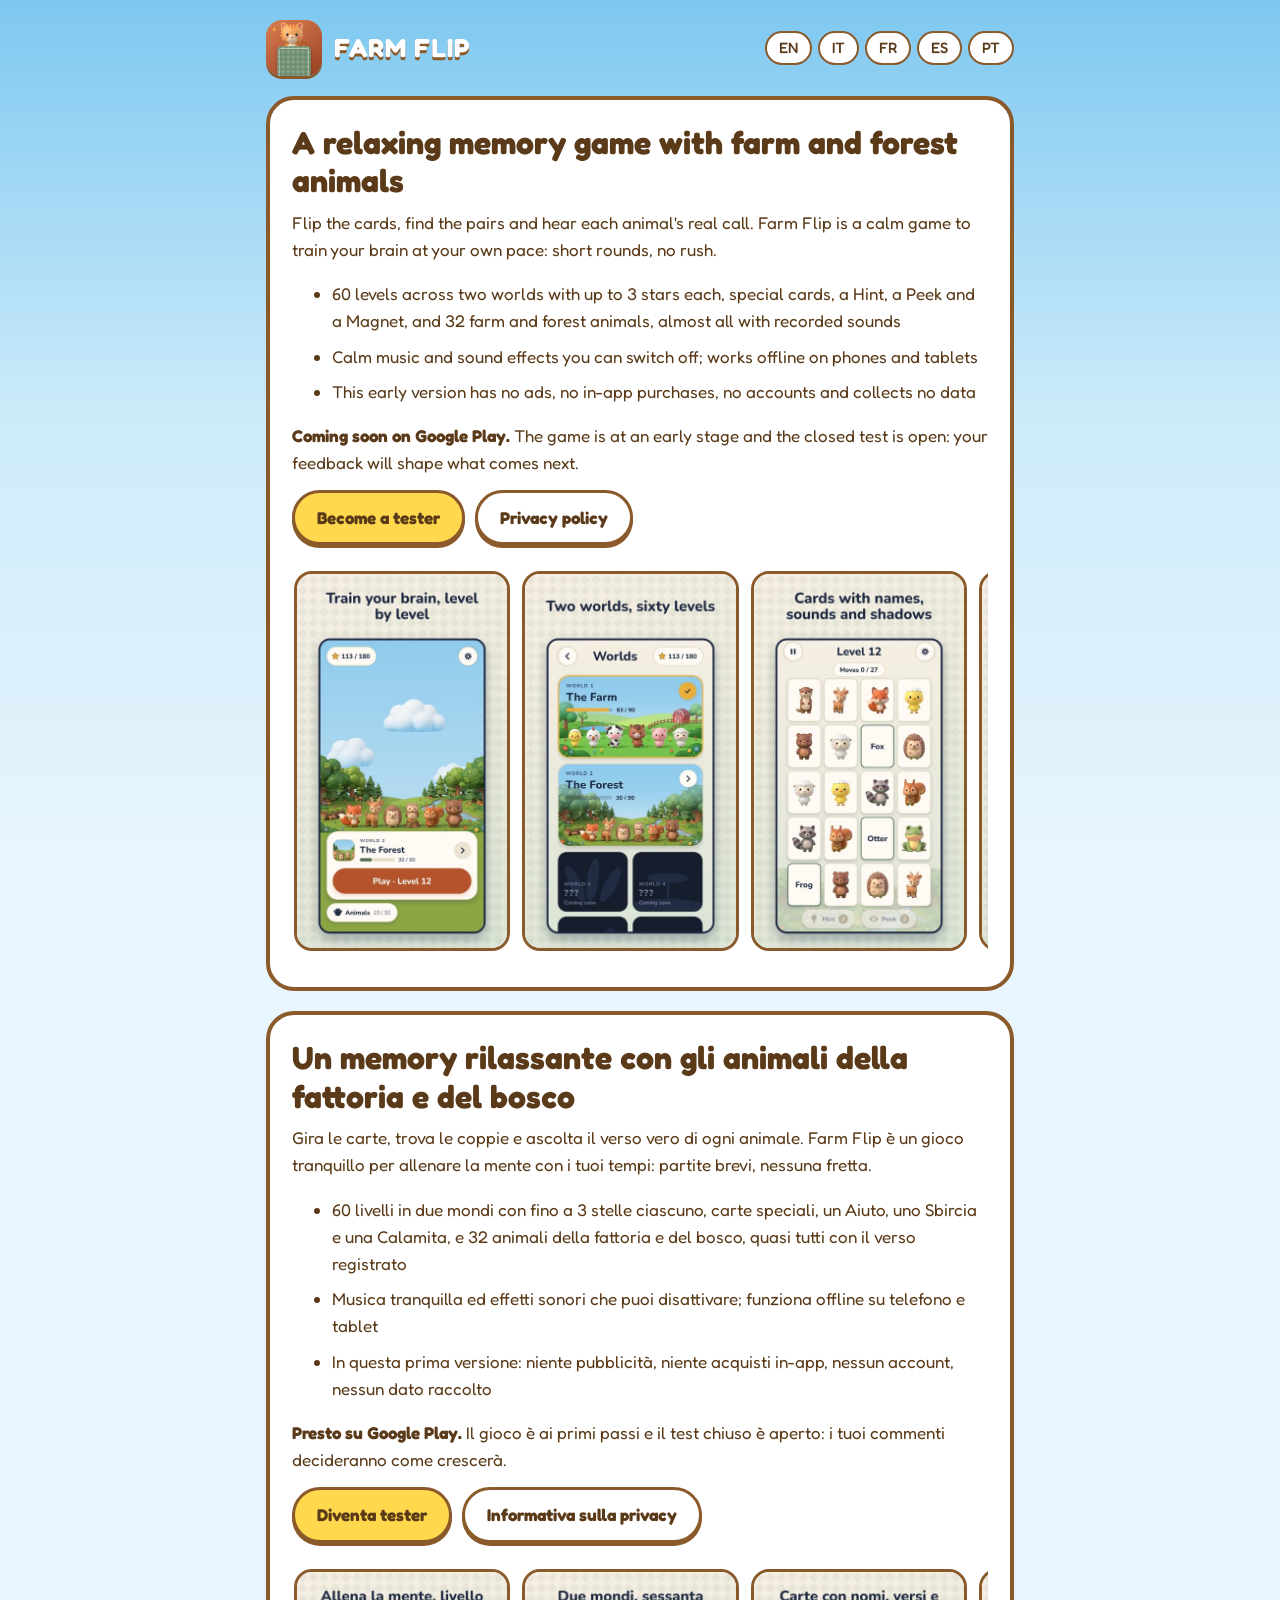
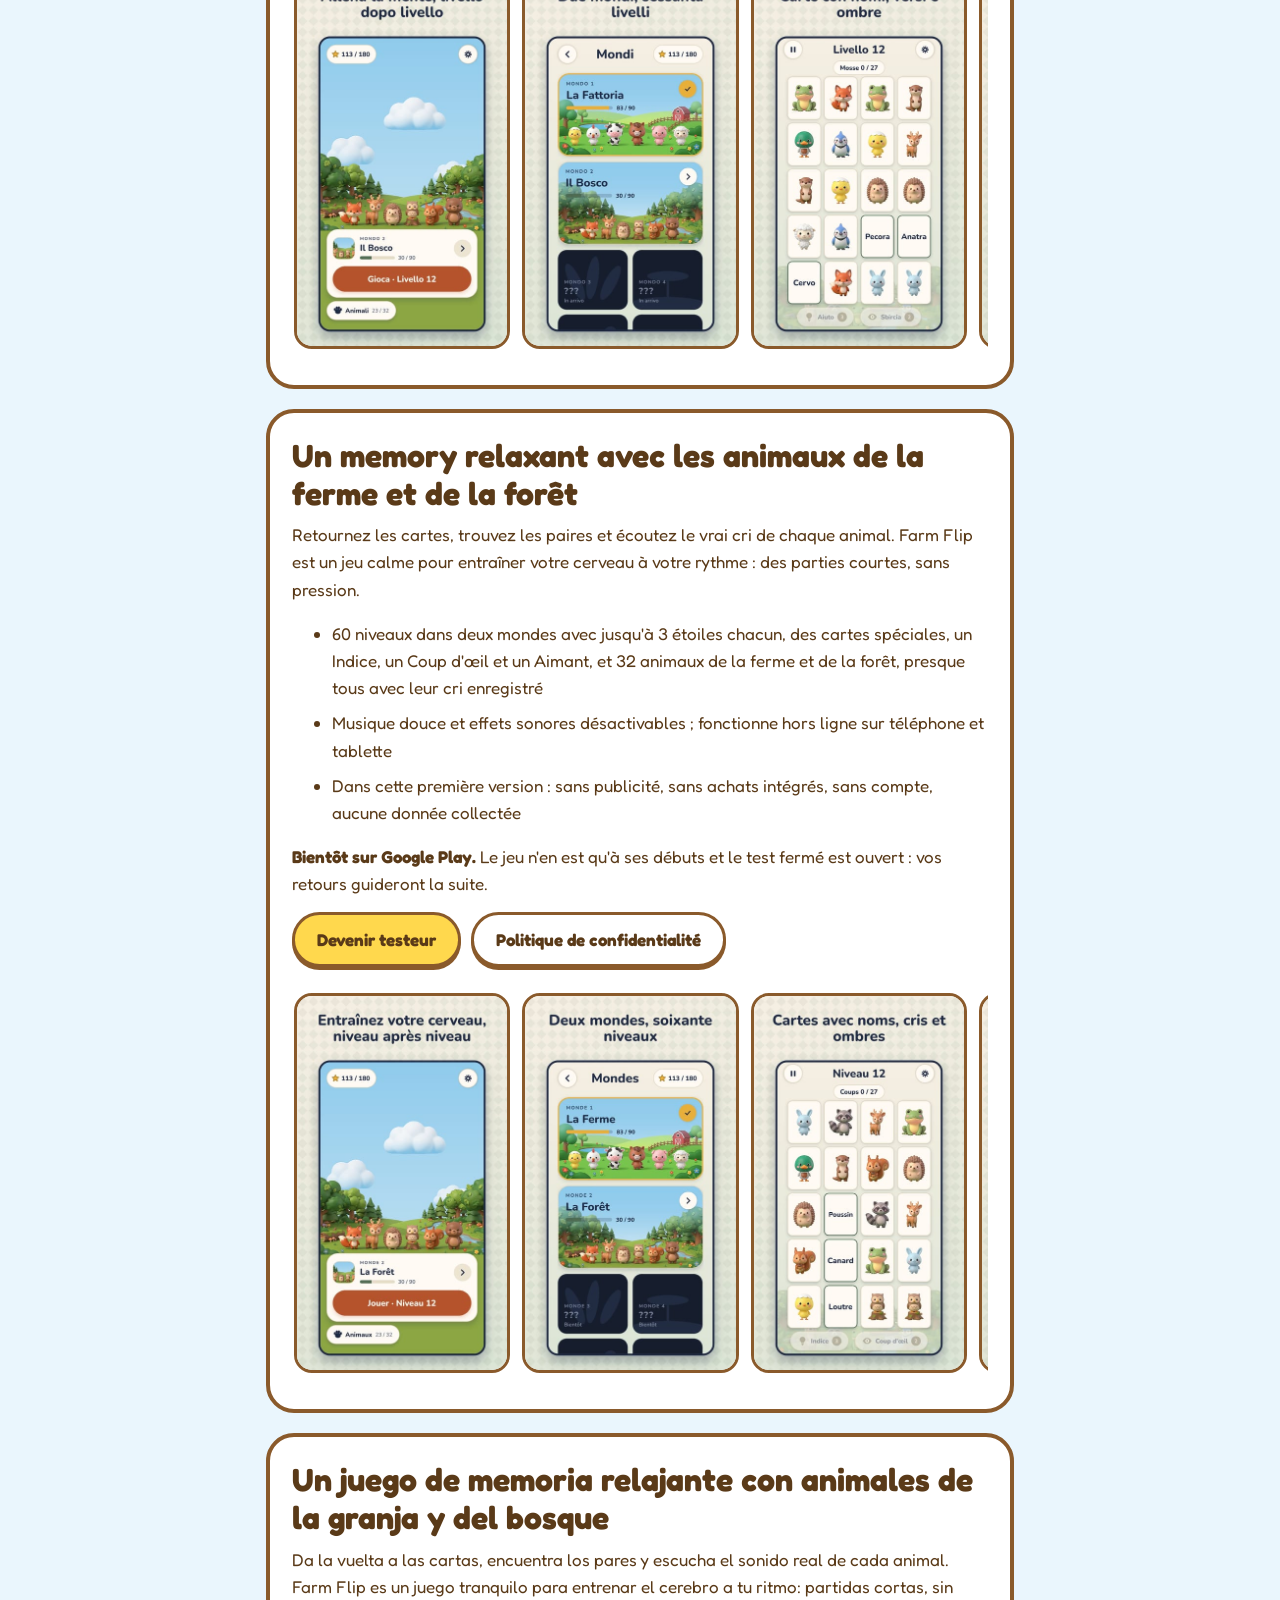
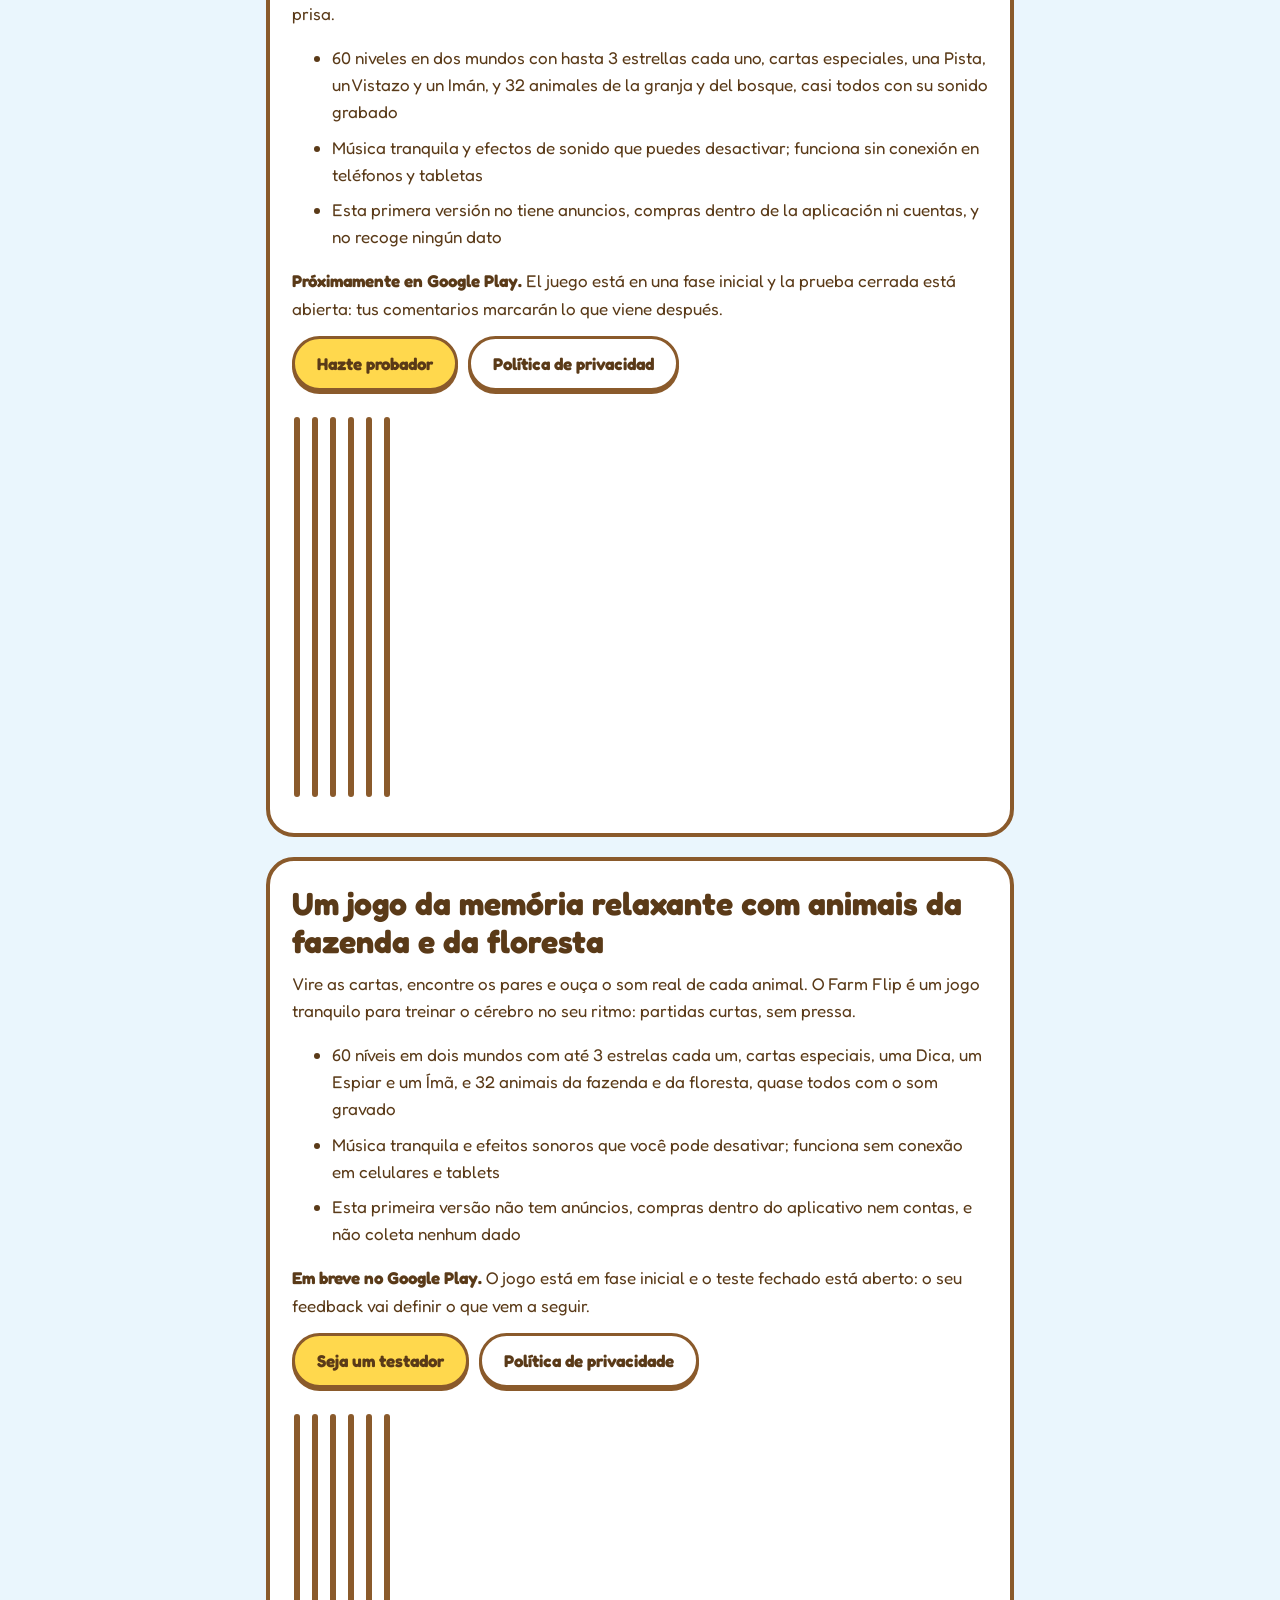
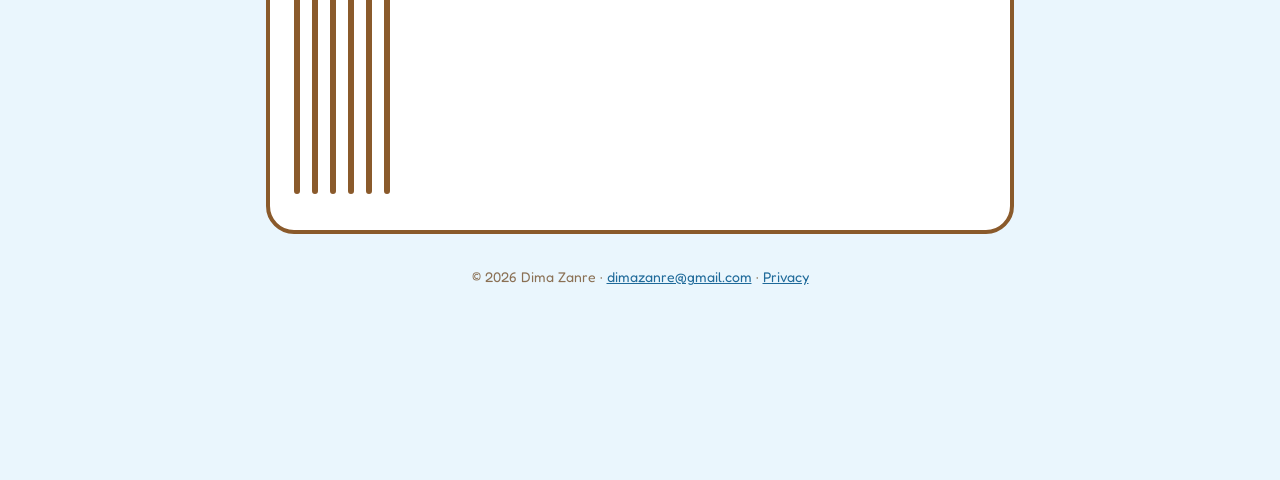
<file: index.html>
<!doctype html>
<html lang="en">
  <head>
    <meta charset="utf-8" />
    <meta name="viewport" content="width=device-width, initial-scale=1" />
    <title>Dima Zanre — apps</title>
    <meta http-equiv="refresh" content="0; url=farm-flip/" />
    <link rel="canonical" href="https://dimainc26.github.io/farm-flip/" />
    <style>
      body { margin: 0; font: 17px/1.5 system-ui, sans-serif; background: #f2f5f4; color: #15252a; }
      main { max-width: 36rem; margin: 0 auto; padding: 48px 16px; }
      a { color: #1c5b67; }
    </style>
  </head>
  <body>
    <main>
      <h1>Dima Zanre</h1>
      <p><a href="farm-flip/">Farm Flip</a>: a relaxing memory game with farm animals, for Android.</p>
    </main>
  </body>
</html>
</file>
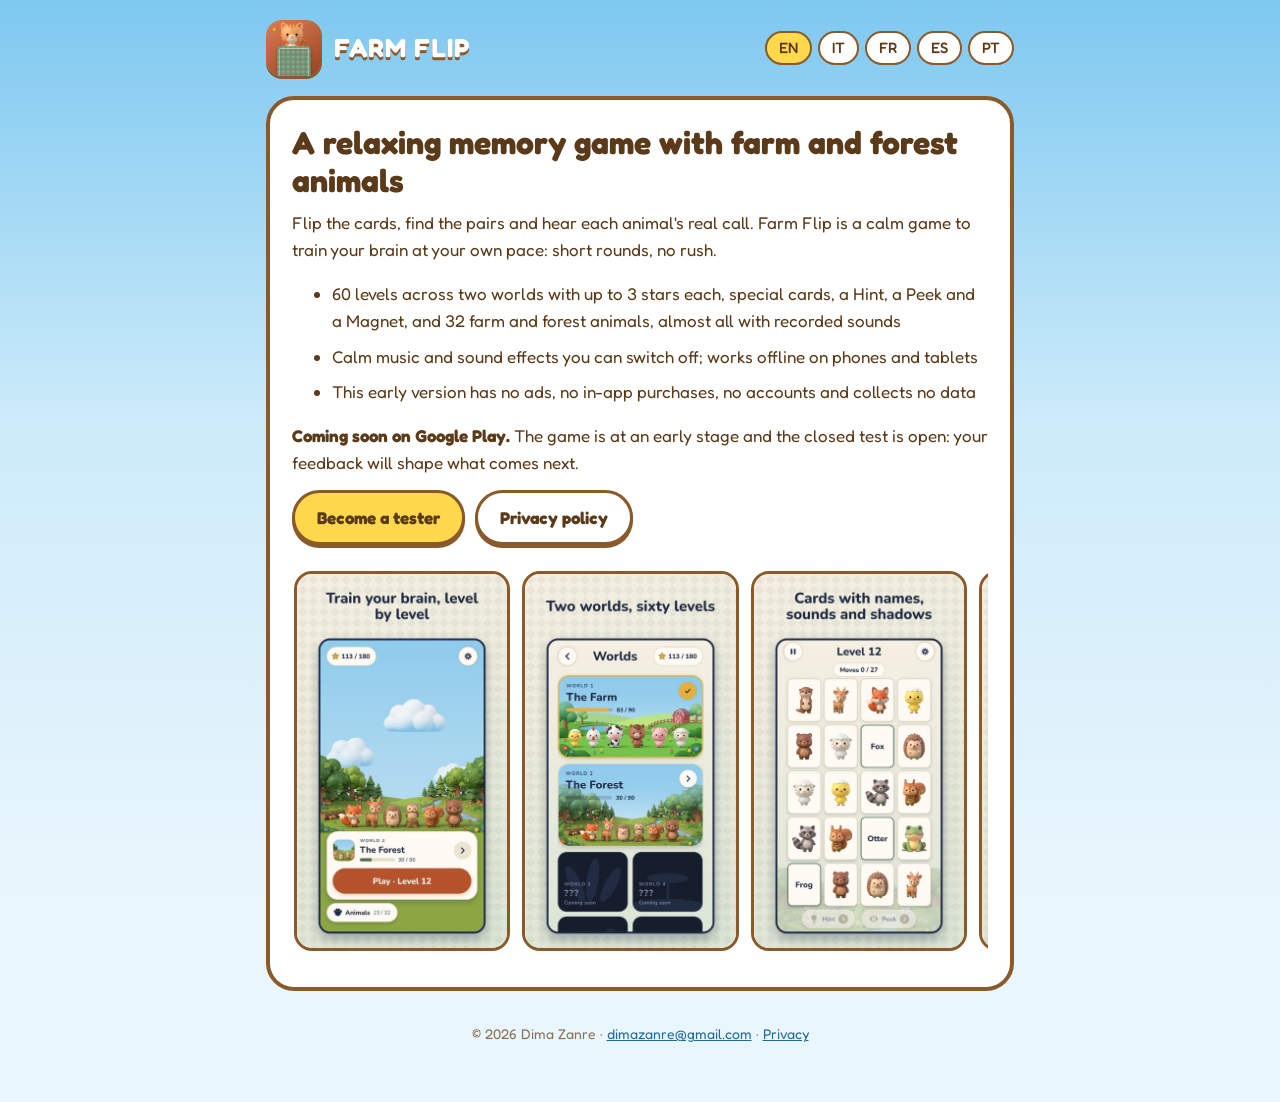
<file: farm-flip/index.html>
<!doctype html>
<html lang="en">
  <head>
    <meta charset="utf-8" />
    <meta name="viewport" content="width=device-width, initial-scale=1" />
    <title>Farm Flip — relaxing memory game with farm and forest animals</title>
    <meta
      name="description"
      content="Farm Flip is a relaxing memory game: find the pairs of farm and forest animals and train your brain at your own pace. This early version has no ads, no in-app purchases and collects no data."
    />
    <meta property="og:type" content="website" />
    <meta
      property="og:title"
      content="Farm Flip — relaxing memory game with farm and forest animals"
    />
    <meta
      property="og:description"
      content="Flip the cards, find the pairs and train your brain at your own pace."
    />
    <meta
      property="og:image"
      content="https://dimainc26.github.io/farm-flip/assets/og-testers.png"
    />
    <meta property="og:url" content="https://dimainc26.github.io/farm-flip/" />
    <link rel="icon" href="assets/icon-192.png" />
    <link rel="stylesheet" href="assets/site.css" />
  </head>
  <body>
    <div class="wrap">
      <header class="top">
        <a class="home" href="./" data-internal>
          <img src="assets/icon-192.png" alt="" />
          <span class="brand">FARM FLIP</span>
        </a>
        <nav class="langs" aria-label="Language">
          <button type="button" value="en">EN</button>
          <button type="button" value="it">IT</button>
          <button type="button" value="fr">FR</button>
          <button type="button" value="es">ES</button>
          <button type="button" value="pt">PT</button>
        </nav>
      </header>

      <!-- ============================================================ ENGLISH -->
      <article class="card" data-lang="en" lang="en">
        <h1>A relaxing memory game with farm and forest animals</h1>
        <p>
          Flip the cards, find the pairs and hear each animal's real call. Farm Flip is a calm game
          to train your brain at your own pace: short rounds, no rush.
        </p>
        <ul>
          <li>
            60 levels across two worlds with up to 3 stars each, special cards, a Hint, a Peek and a
            Magnet, and 32 farm and forest animals, almost all with recorded sounds
          </li>
          <li>
            Calm music and sound effects you can switch off; works offline on phones and tablets
          </li>
          <li>
            This early version has no ads, no in-app purchases, no accounts and collects no data
          </li>
        </ul>
        <p>
          <strong>Coming soon on Google Play.</strong> The game is at an early stage and the closed
          test is open: your feedback will shape what comes next.
        </p>
        <a class="btn" href="test/" data-internal>Become a tester</a>
        <a class="btn secondary" href="privacy/" data-internal>Privacy policy</a>
        <div class="shots">
          <img src="assets/screens/en/01.jpg" alt="The home screen with the world in progress" />
          <img src="assets/screens/en/02.jpg" alt="The two worlds, the Farm and the Forest" />
          <img src="assets/screens/en/03.jpg" alt="A Forest level with cards showing names" />
          <img src="assets/screens/en/04.jpg" alt="A Farm level with shadow cards and boosters" />
          <img src="assets/screens/en/05.jpg" alt="The animal album" />
          <img src="assets/screens/en/06.jpg" alt="Level complete screen" />
        </div>
      </article>

      <!-- ============================================================ ITALIANO -->
      <article class="card" data-lang="it" lang="it">
        <h1>Un memory rilassante con gli animali della fattoria e del bosco</h1>
        <p>
          Gira le carte, trova le coppie e ascolta il verso vero di ogni animale. Farm Flip è un
          gioco tranquillo per allenare la mente con i tuoi tempi: partite brevi, nessuna fretta.
        </p>
        <ul>
          <li>
            60 livelli in due mondi con fino a 3 stelle ciascuno, carte speciali, un Aiuto, uno
            Sbircia e una Calamita, e 32 animali della fattoria e del bosco, quasi tutti con il
            verso registrato
          </li>
          <li>
            Musica tranquilla ed effetti sonori che puoi disattivare; funziona offline su telefono e
            tablet
          </li>
          <li>
            In questa prima versione: niente pubblicità, niente acquisti in-app, nessun account,
            nessun dato raccolto
          </li>
        </ul>
        <p>
          <strong>Presto su Google Play.</strong> Il gioco è ai primi passi e il test chiuso è
          aperto: i tuoi commenti decideranno come crescerà.
        </p>
        <a class="btn" href="test/" data-internal>Diventa tester</a>
        <a class="btn secondary" href="privacy/" data-internal>Informativa sulla privacy</a>
        <div class="shots">
          <img src="assets/screens/it/01.jpg" alt="La Home con il mondo in corso" />
          <img src="assets/screens/it/02.jpg" alt="I due mondi, la Fattoria e il Bosco" />
          <img src="assets/screens/it/03.jpg" alt="Un livello del Bosco con carte con il nome" />
          <img
            src="assets/screens/it/04.jpg"
            alt="Un livello della Fattoria con carte ombra e booster"
          />
          <img src="assets/screens/it/05.jpg" alt="L'album degli animali" />
          <img src="assets/screens/it/06.jpg" alt="Schermata di fine livello" />
        </div>
      </article>

      <!-- ============================================================ FRANÇAIS -->
      <article class="card" data-lang="fr" lang="fr">
        <h1>Un memory relaxant avec les animaux de la ferme et de la forêt</h1>
        <p>
          Retournez les cartes, trouvez les paires et écoutez le vrai cri de chaque animal. Farm
          Flip est un jeu calme pour entraîner votre cerveau à votre rythme : des parties courtes,
          sans pression.
        </p>
        <ul>
          <li>
            60 niveaux dans deux mondes avec jusqu'à 3 étoiles chacun, des cartes spéciales, un
            Indice, un Coup d'œil et un Aimant, et 32 animaux de la ferme et de la forêt, presque
            tous avec leur cri enregistré
          </li>
          <li>
            Musique douce et effets sonores désactivables ; fonctionne hors ligne sur téléphone et
            tablette
          </li>
          <li>
            Dans cette première version : sans publicité, sans achats intégrés, sans compte, aucune
            donnée collectée
          </li>
        </ul>
        <p>
          <strong>Bientôt sur Google Play.</strong> Le jeu n'en est qu'à ses débuts et le test fermé
          est ouvert : vos retours guideront la suite.
        </p>
        <a class="btn" href="test/" data-internal>Devenir testeur</a>
        <a class="btn secondary" href="privacy/" data-internal>Politique de confidentialité</a>
        <div class="shots">
          <img src="assets/screens/fr/01.jpg" alt="L'accueil avec le monde en cours" />
          <img src="assets/screens/fr/02.jpg" alt="Les deux mondes, la Ferme et la Forêt" />
          <img
            src="assets/screens/fr/03.jpg"
            alt="Un niveau de la Forêt avec des cartes portant un nom"
          />
          <img
            src="assets/screens/fr/04.jpg"
            alt="Un niveau de la Ferme avec cartes ombre et boosters"
          />
          <img src="assets/screens/fr/05.jpg" alt="L'album des animaux" />
          <img src="assets/screens/fr/06.jpg" alt="Écran de fin de niveau" />
        </div>
      </article>

      <!-- ============================================================ ESPAÑOL -->
      <article class="card" data-lang="es" lang="es">
        <h1>Un juego de memoria relajante con animales de la granja y del bosque</h1>
        <p>
          Da la vuelta a las cartas, encuentra los pares y escucha el sonido real de cada animal.
          Farm Flip es un juego tranquilo para entrenar el cerebro a tu ritmo: partidas cortas, sin
          prisa.
        </p>
        <ul>
          <li>
            60 niveles en dos mundos con hasta 3 estrellas cada uno, cartas especiales, una Pista,
            un Vistazo y un Imán, y 32 animales de la granja y del bosque, casi todos con su sonido
            grabado
          </li>
          <li>
            Música tranquila y efectos de sonido que puedes desactivar; funciona sin conexión en
            teléfonos y tabletas
          </li>
          <li>
            Esta primera versión no tiene anuncios, compras dentro de la aplicación ni cuentas, y no
            recoge ningún dato
          </li>
        </ul>
        <p>
          <strong>Próximamente en Google Play.</strong> El juego está en una fase inicial y la
          prueba cerrada está abierta: tus comentarios marcarán lo que viene después.
        </p>
        <a class="btn" href="test/" data-internal>Hazte probador</a>
        <a class="btn secondary" href="privacy/" data-internal>Política de privacidad</a>
        <div class="shots">
          <img src="assets/screens/es/01.jpg" alt="La pantalla de inicio con el mundo en curso" />
          <img src="assets/screens/es/02.jpg" alt="Los dos mundos, la Granja y el Bosque" />
          <img src="assets/screens/es/03.jpg" alt="Un nivel del Bosque con cartas con nombre" />
          <img
            src="assets/screens/es/04.jpg"
            alt="Un nivel de la Granja con cartas sombra y ayudas"
          />
          <img src="assets/screens/es/05.jpg" alt="El álbum de animales" />
          <img src="assets/screens/es/06.jpg" alt="Pantalla de nivel completado" />
        </div>
      </article>

      <!-- ============================================================ PORTUGUÊS -->
      <article class="card" data-lang="pt" lang="pt-BR">
        <h1>Um jogo da memória relaxante com animais da fazenda e da floresta</h1>
        <p>
          Vire as cartas, encontre os pares e ouça o som real de cada animal. O Farm Flip é um jogo
          tranquilo para treinar o cérebro no seu ritmo: partidas curtas, sem pressa.
        </p>
        <ul>
          <li>
            60 níveis em dois mundos com até 3 estrelas cada um, cartas especiais, uma Dica, um
            Espiar e um Ímã, e 32 animais da fazenda e da floresta, quase todos com o som gravado
          </li>
          <li>
            Música tranquila e efeitos sonoros que você pode desativar; funciona sem conexão em
            celulares e tablets
          </li>
          <li>
            Esta primeira versão não tem anúncios, compras dentro do aplicativo nem contas, e não
            coleta nenhum dado
          </li>
        </ul>
        <p>
          <strong>Em breve no Google Play.</strong> O jogo está em fase inicial e o teste fechado
          está aberto: o seu feedback vai definir o que vem a seguir.
        </p>
        <a class="btn" href="test/" data-internal>Seja um testador</a>
        <a class="btn secondary" href="privacy/" data-internal>Política de privacidade</a>
        <div class="shots">
          <img src="assets/screens/pt/01.jpg" alt="A tela inicial com o mundo em andamento" />
          <img src="assets/screens/pt/02.jpg" alt="Os dois mundos, a Fazenda e a Floresta" />
          <img src="assets/screens/pt/03.jpg" alt="Um nível da Floresta com cartas com nome" />
          <img
            src="assets/screens/pt/04.jpg"
            alt="Um nível da Fazenda com cartas sombra e ajudas"
          />
          <img src="assets/screens/pt/05.jpg" alt="O álbum de animais" />
          <img src="assets/screens/pt/06.jpg" alt="Tela de nível concluído" />
        </div>
      </article>

      <footer>
        © 2026 Dima Zanre ·
        <a href="mailto:dimazanre@gmail.com">dimazanre@gmail.com</a> ·
        <a href="privacy/" data-internal>Privacy</a>
      </footer>
    </div>
    <script src="assets/lang.js"></script>
  </body>
</html>
</file>
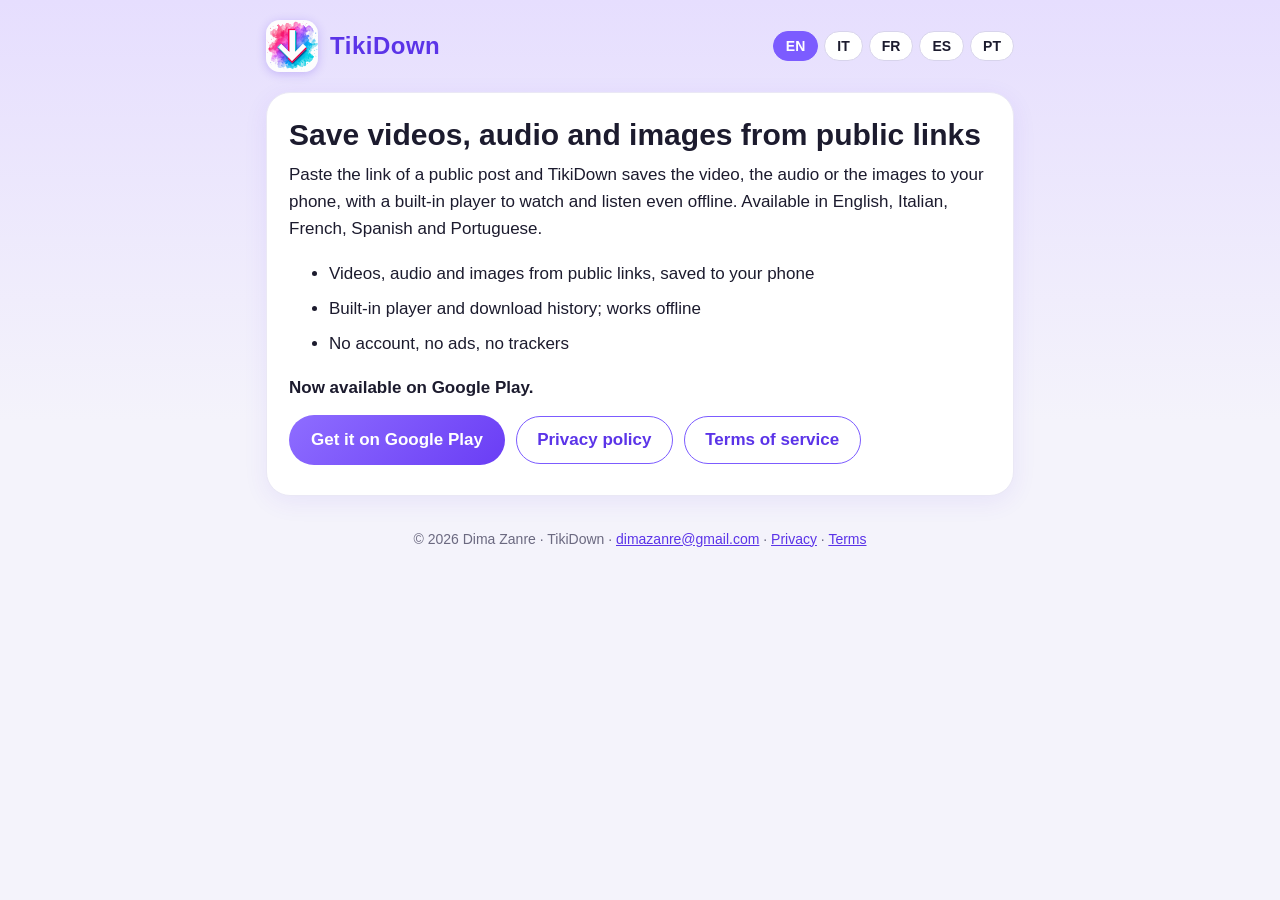
<file: tikidown/index.html>
<!doctype html>
<html lang="en">
  <head>
    <meta charset="utf-8" />
    <meta name="viewport" content="width=device-width, initial-scale=1" />
    <title>TikiDown — save videos, audio and images from public links</title>
    <meta
      name="description"
      content="TikiDown saves videos, audio and images from public links to your phone, with a built-in player. No account, no ads, no trackers. Available on Google Play."
    />
    <meta property="og:type" content="website" />
    <meta property="og:title" content="TikiDown — save videos, audio and images from public links" />
    <meta
      property="og:description"
      content="Paste a link, save the file, watch it in the built-in player. No account, no ads."
    />
    <meta property="og:image" content="https://dimainc26.github.io/tikidown/assets/icon-512.png" />
    <meta property="og:url" content="https://dimainc26.github.io/tikidown/" />
    <link rel="icon" href="assets/icon-192.png" />
    <link rel="stylesheet" href="assets/site.css" />
  </head>
  <body>
    <div class="wrap">
      <header class="top">
        <a class="home" href="./" data-internal>
          <img src="assets/icon-192.png" alt="" />
          <span class="brand">TikiDown</span>
        </a>
        <nav class="langs" aria-label="Language">
          <button type="button" value="en">EN</button>
          <button type="button" value="it">IT</button>
          <button type="button" value="fr">FR</button>
          <button type="button" value="es">ES</button>
          <button type="button" value="pt">PT</button>
        </nav>
      </header>

      <!-- ============================================================ ENGLISH -->
      <article class="card" data-lang="en" lang="en">
        <h1>Save videos, audio and images from public links</h1>
        <p>
          Paste the link of a public post and TikiDown saves the video, the audio or the images to
          your phone, with a built-in player to watch and listen even offline. Available in English,
          Italian, French, Spanish and Portuguese.
        </p>
        <ul>
          <li>Videos, audio and images from public links, saved to your phone</li>
          <li>Built-in player and download history; works offline</li>
          <li>No account, no ads, no trackers</li>
        </ul>
        <p>
          <strong>Now available on Google Play.</strong>
        </p>
        <a class="btn" href="https://play.google.com/store/apps/details?id=com.zanre.tikidown">Get it on Google Play</a>
        <a class="btn secondary" href="privacy/" data-internal>Privacy policy</a>
        <a class="btn secondary" href="terms/" data-internal>Terms of service</a>
      </article>

      <!-- ============================================================ ITALIANO -->
      <article class="card" data-lang="it" lang="it">
        <h1>Salva video, audio e immagini da link pubblici</h1>
        <p>
          Incolla il link di un post pubblico e TikiDown salva sul tuo telefono il video, l'audio o
          le immagini, con un player integrato per guardarli e ascoltarli anche offline. Disponibile
          in inglese, italiano, francese, spagnolo e portoghese.
        </p>
        <ul>
          <li>Video, audio e immagini da link pubblici, salvati sul tuo telefono</li>
          <li>Player integrato e cronologia dei download; funziona offline</li>
          <li>Nessun account, nessuna pubblicità, nessun tracker</li>
        </ul>
        <p>
          <strong>Ora disponibile su Google Play.</strong>
        </p>
        <a class="btn" href="https://play.google.com/store/apps/details?id=com.zanre.tikidown">Scaricala su Google Play</a>
        <a class="btn secondary" href="privacy/" data-internal>Privacy Policy</a>
        <a class="btn secondary" href="terms/" data-internal>Termini di Servizio</a>
      </article>

      <!-- ============================================================ FRANÇAIS -->
      <article class="card" data-lang="fr" lang="fr">
        <h1>Enregistre des vidéos, de l'audio et des images à partir de liens publics</h1>
        <p>
          Colle le lien d'une publication publique et TikiDown enregistre sur ton téléphone la
          vidéo, l'audio ou les images, avec un lecteur intégré pour les regarder et les écouter
          même hors ligne. Disponible en anglais, italien, français, espagnol et portugais.
        </p>
        <ul>
          <li>Vidéos, audio et images à partir de liens publics, enregistrés sur ton téléphone</li>
          <li>Lecteur intégré et historique des téléchargements&nbsp;; fonctionne hors ligne</li>
          <li>Sans compte, sans publicité, sans traceur</li>
        </ul>
        <p>
          <strong>Disponible sur Google Play.</strong>
        </p>
        <a class="btn" href="https://play.google.com/store/apps/details?id=com.zanre.tikidown">Télécharger sur Google Play</a>
        <a class="btn secondary" href="privacy/" data-internal>Politique de confidentialité</a>
        <a class="btn secondary" href="terms/" data-internal>Conditions d'utilisation</a>
      </article>

      <!-- ============================================================ ESPAÑOL -->
      <article class="card" data-lang="es" lang="es">
        <h1>Guarda vídeos, audios e imágenes de enlaces públicos</h1>
        <p>
          Pega el enlace de una publicación pública y TikiDown guarda en tu teléfono el vídeo, el
          audio o las imágenes, con un reproductor integrado para verlos y escucharlos incluso sin
          conexión. Disponible en inglés, italiano, francés, español y portugués.
        </p>
        <ul>
          <li>Vídeos, audios e imágenes de enlaces públicos, guardados en tu teléfono</li>
          <li>Reproductor integrado e historial de descargas; funciona sin conexión</li>
          <li>Sin cuenta, sin anuncios, sin rastreadores</li>
        </ul>
        <p>
          <strong>Ya disponible en Google Play.</strong>
        </p>
        <a class="btn" href="https://play.google.com/store/apps/details?id=com.zanre.tikidown">Descargar en Google Play</a>
        <a class="btn secondary" href="privacy/" data-internal>Política de privacidad</a>
        <a class="btn secondary" href="terms/" data-internal>Condiciones de servicio</a>
      </article>

      <!-- ============================================================ PORTUGUÊS -->
      <article class="card" data-lang="pt" lang="pt-BR">
        <h1>Salve vídeos, áudios e imagens de links públicos</h1>
        <p>
          Cole o link de uma publicação pública e o TikiDown salva no seu celular o vídeo, o áudio
          ou as imagens, com um player integrado para assistir e ouvir mesmo offline. Disponível em
          inglês, italiano, francês, espanhol e português.
        </p>
        <ul>
          <li>Vídeos, áudios e imagens de links públicos, salvos no seu celular</li>
          <li>Player integrado e histórico de downloads; funciona offline</li>
          <li>Sem conta, sem anúncios, sem rastreadores</li>
        </ul>
        <p>
          <strong>Já disponível no Google Play.</strong>
        </p>
        <a class="btn" href="https://play.google.com/store/apps/details?id=com.zanre.tikidown">Baixar no Google Play</a>
        <a class="btn secondary" href="privacy/" data-internal>Política de Privacidade</a>
        <a class="btn secondary" href="terms/" data-internal>Termos de Serviço</a>
      </article>

      <footer>
        © 2026 Dima Zanre · TikiDown ·
        <a href="mailto:dimazanre@gmail.com">dimazanre@gmail.com</a> ·
        <a href="privacy/" data-internal>Privacy</a> ·
        <a href="terms/" data-internal>Terms</a>
      </footer>
    </div>
    <script src="assets/lang.js"></script>
  </body>
</html>
</file>
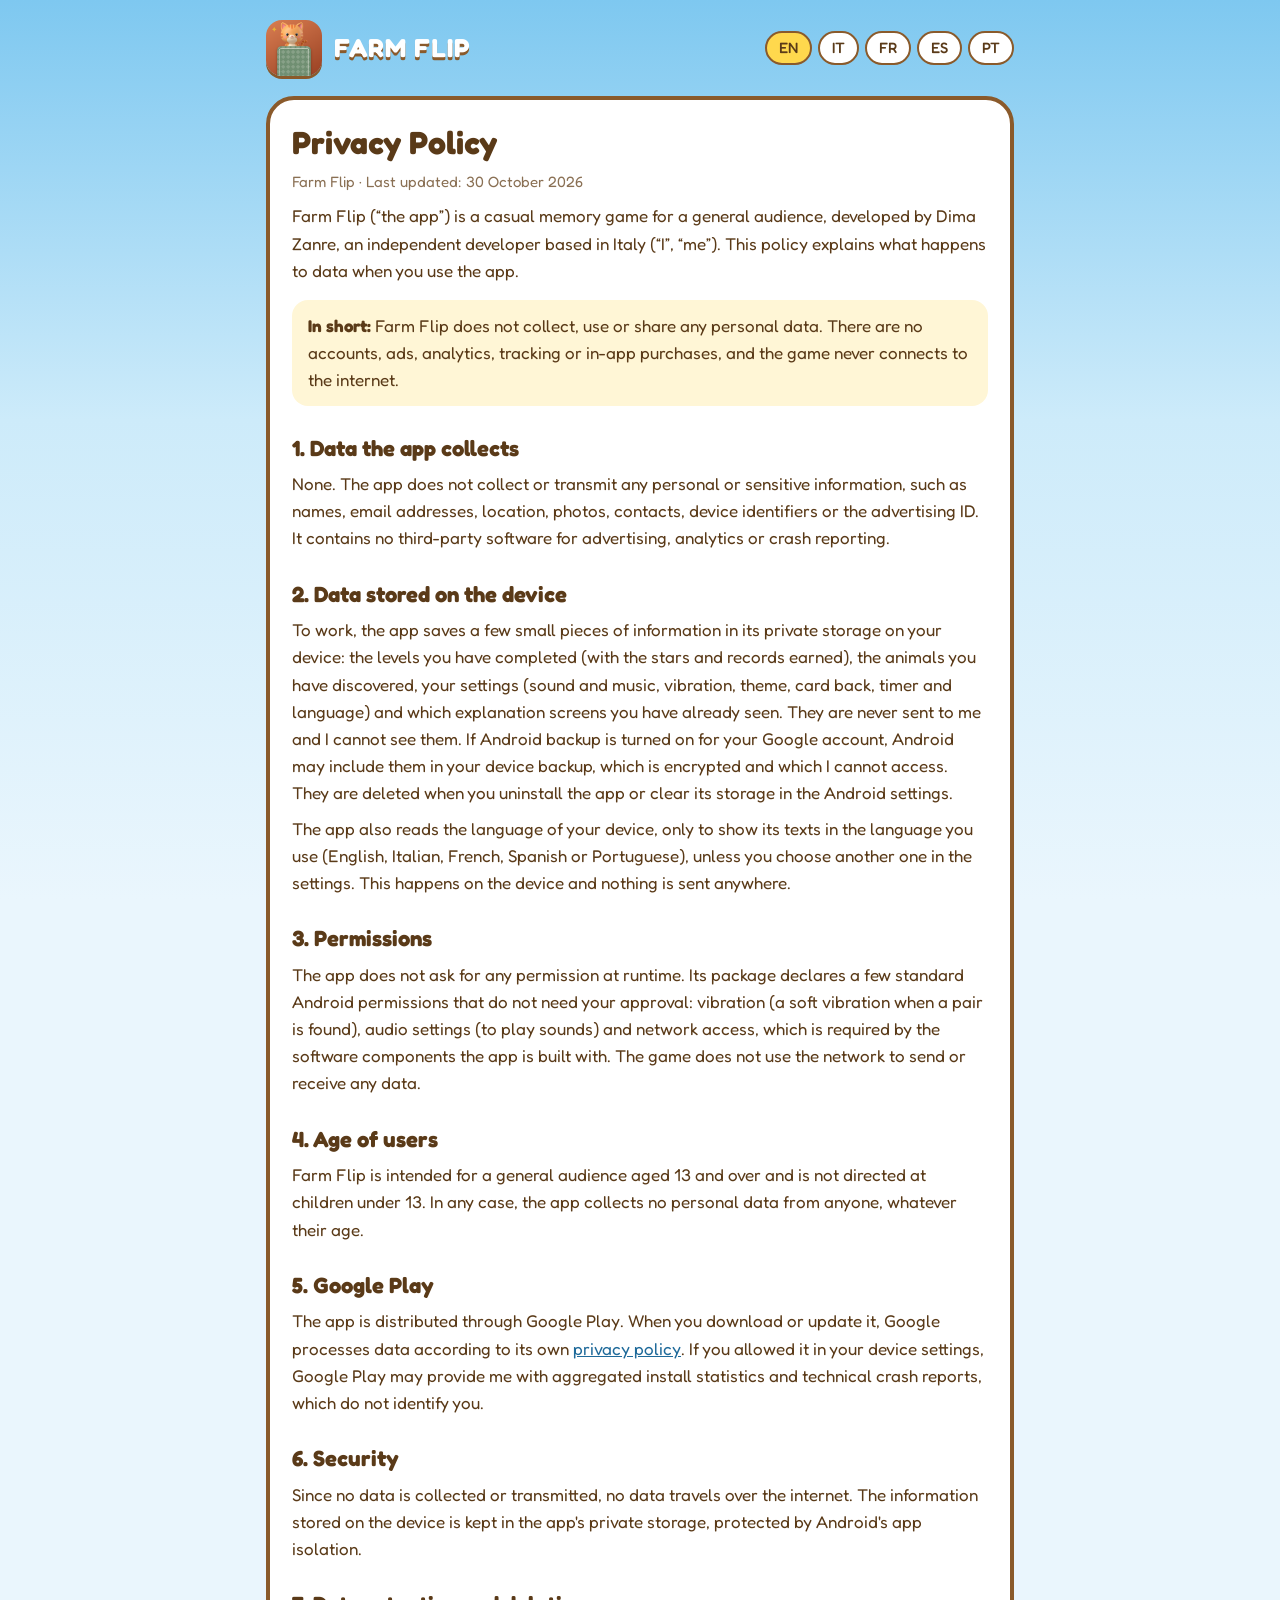
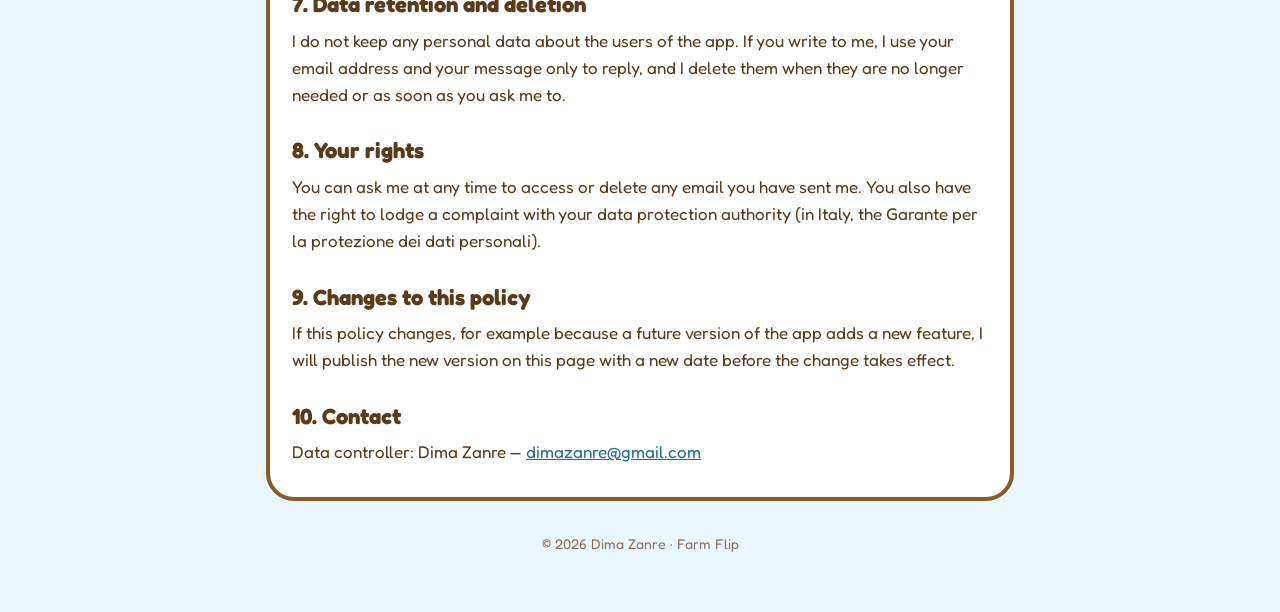
<file: farm-flip/privacy/index.html>
<!doctype html>
<html lang="en">
  <head>
    <meta charset="utf-8" />
    <meta name="viewport" content="width=device-width, initial-scale=1" />
    <title>Privacy Policy — Farm Flip</title>
    <meta
      name="description"
      content="Privacy policy of Farm Flip, a casual memory game for a general audience. The app collects no personal data."
    />
    <link rel="icon" href="../assets/icon-192.png" />
    <link rel="stylesheet" href="../assets/site.css" />
  </head>
  <body>
    <div class="wrap">
      <header class="top">
        <a class="home" href="../" data-internal>
          <img src="../assets/icon-192.png" alt="" />
          <span class="brand">FARM FLIP</span>
        </a>
        <nav class="langs" aria-label="Language">
          <button type="button" value="en">EN</button>
          <button type="button" value="it">IT</button>
          <button type="button" value="fr">FR</button>
          <button type="button" value="es">ES</button>
          <button type="button" value="pt">PT</button>
        </nav>
      </header>

      <!-- ============================================================ ENGLISH -->
      <article class="card" data-lang="en" lang="en">
        <h1>Privacy Policy</h1>
        <p class="muted">Farm Flip · Last updated: 30 October 2026</p>

        <p>
          Farm Flip (“the app”) is a casual memory game for a general audience, developed by Dima
          Zanre, an independent developer based in Italy (“I”, “me”). This policy explains what
          happens to data when you use the app.
        </p>

        <div class="note">
          <strong>In short:</strong> Farm Flip does not collect, use or share any personal data.
          There are no accounts, ads, analytics, tracking or in-app purchases, and the game never
          connects to the internet.
        </div>

        <h2>1. Data the app collects</h2>
        <p>
          None. The app does not collect or transmit any personal or sensitive information, such as
          names, email addresses, location, photos, contacts, device identifiers or the advertising
          ID. It contains no third-party software for advertising, analytics or crash reporting.
        </p>

        <h2>2. Data stored on the device</h2>
        <p>
          To work, the app saves a few small pieces of information in its private storage on your
          device: the levels you have completed (with the stars and records earned), the animals you
          have discovered, your settings (sound and music, vibration, theme, card back, timer and
          language) and which explanation screens you have already seen. They are never sent to me
          and I cannot see them. If Android backup is turned on for your Google account, Android may
          include them in your device backup, which is encrypted and which I cannot access. They are
          deleted when you uninstall the app or clear its storage in the Android settings.
        </p>
        <p>
          The app also reads the language of your device, only to show its texts in the language you
          use (English, Italian, French, Spanish or Portuguese), unless you choose another one in
          the settings. This happens on the device and nothing is sent anywhere.
        </p>

        <h2>3. Permissions</h2>
        <p>
          The app does not ask for any permission at runtime. Its package declares a few standard
          Android permissions that do not need your approval: vibration (a soft vibration when a
          pair is found), audio settings (to play sounds) and network access, which is required by
          the software components the app is built with. The game does not use the network to send
          or receive any data.
        </p>

        <h2>4. Age of users</h2>
        <p>
          Farm Flip is intended for a general audience aged 13 and over and is not directed at
          children under 13. In any case, the app collects no personal data from anyone, whatever
          their age.
        </p>

        <h2>5. Google Play</h2>
        <p>
          The app is distributed through Google Play. When you download or update it, Google
          processes data according to its own
          <a href="https://policies.google.com/privacy">privacy policy</a>. If you allowed it in
          your device settings, Google Play may provide me with aggregated install statistics and
          technical crash reports, which do not identify you.
        </p>

        <h2>6. Security</h2>
        <p>
          Since no data is collected or transmitted, no data travels over the internet. The
          information stored on the device is kept in the app's private storage, protected by
          Android's app isolation.
        </p>

        <h2>7. Data retention and deletion</h2>
        <p>
          I do not keep any personal data about the users of the app. If you write to me, I use your
          email address and your message only to reply, and I delete them when they are no longer
          needed or as soon as you ask me to.
        </p>

        <h2>8. Your rights</h2>
        <p>
          You can ask me at any time to access or delete any email you have sent me. You also have
          the right to lodge a complaint with your data protection authority (in Italy, the Garante
          per la protezione dei dati personali).
        </p>

        <h2>9. Changes to this policy</h2>
        <p>
          If this policy changes, for example because a future version of the app adds a new
          feature, I will publish the new version on this page with a new date before the change
          takes effect.
        </p>

        <h2>10. Contact</h2>
        <p>
          Data controller: Dima Zanre — <a href="mailto:dimazanre@gmail.com">dimazanre@gmail.com</a>
        </p>
      </article>

      <!-- ============================================================ ITALIANO -->
      <article class="card" data-lang="it" lang="it">
        <h1>Informativa sulla privacy</h1>
        <p class="muted">Farm Flip · Ultimo aggiornamento: 30 ottobre 2026</p>

        <p>
          Farm Flip (“l'app”) è un gioco di memoria casual per un pubblico generale, sviluppato da
          Dima Zanre, sviluppatore indipendente con sede in Italia. Questa informativa spiega cosa
          succede ai dati quando usi l'app.
        </p>

        <div class="note">
          <strong>In breve:</strong> Farm Flip non raccoglie, non usa e non condivide alcun dato
          personale. Non ci sono account, pubblicità, statistiche, tracciamento né acquisti in-app,
          e il gioco non si collega mai a internet.
        </div>

        <h2>1. Dati raccolti dall'app</h2>
        <p>
          Nessuno. L'app non raccoglie né trasmette informazioni personali o sensibili, come nomi,
          indirizzi email, posizione, foto, contatti, identificativi del dispositivo o l'ID
          pubblicitario. Non contiene software di terze parti per pubblicità, statistiche o
          segnalazione degli arresti anomali.
        </p>

        <h2>2. Dati salvati sul dispositivo</h2>
        <p>
          Per funzionare, l'app salva alcune piccole informazioni nella sua memoria privata sul
          dispositivo: i livelli completati (con le stelle e i record ottenuti), gli animali
          scoperti, le tue impostazioni (suoni e musica, vibrazione, tema, retro delle carte, timer
          e lingua) e le schede di spiegazione che hai già letto. Queste informazioni non vengono
          mai inviate a me e io non posso vederle. Se il backup di Android è attivo sul tuo account
          Google, Android può includerle nel backup del dispositivo, che è cifrato e a cui non ho
          accesso. Vengono cancellate quando disinstalli l'app o ne cancelli i dati dalle
          impostazioni di Android.
        </p>
        <p>
          L'app legge anche la lingua del dispositivo, solo per mostrare i suoi testi nella lingua
          che usi (italiano, inglese, francese, spagnolo o portoghese), a meno che tu non ne scelga
          un'altra nelle impostazioni. Avviene sul dispositivo e non viene inviato nulla.
        </p>

        <h2>3. Autorizzazioni</h2>
        <p>
          L'app non chiede alcuna autorizzazione durante l'uso. Il suo pacchetto dichiara alcune
          autorizzazioni standard di Android che non richiedono il tuo consenso: vibrazione (una
          leggera vibrazione quando si trova una coppia), impostazioni audio (per riprodurre i
          suoni) e accesso alla rete, richiesto dai componenti software con cui l'app è costruita.
          Il gioco non usa la rete per inviare o ricevere dati.
        </p>

        <h2>4. Età degli utenti</h2>
        <p>
          Farm Flip è pensato per un pubblico generale dai 13 anni in su e non è rivolto ai minori
          di 13 anni. In ogni caso l'app non raccoglie dati personali da nessuno, qualunque sia la
          sua età.
        </p>

        <h2>5. Google Play</h2>
        <p>
          L'app è distribuita tramite Google Play. Quando la scarichi o la aggiorni, Google tratta i
          dati secondo la propria
          <a href="https://policies.google.com/privacy?hl=it">informativa sulla privacy</a>. Se lo
          hai consentito nelle impostazioni del dispositivo, Google Play può fornirmi statistiche
          aggregate sulle installazioni e rapporti tecnici sugli arresti anomali, che non ti
          identificano.
        </p>

        <h2>6. Sicurezza</h2>
        <p>
          Poiché nessun dato viene raccolto o trasmesso, nessun dato viaggia su internet. Le
          informazioni salvate sul dispositivo restano nella memoria privata dell'app, protetta
          dall'isolamento delle app di Android.
        </p>

        <h2>7. Conservazione e cancellazione dei dati</h2>
        <p>
          Non conservo alcun dato personale sugli utenti dell'app. Se mi scrivi, uso il tuo
          indirizzo email e il tuo messaggio solo per risponderti e li cancello quando non servono
          più o appena me lo chiedi.
        </p>

        <h2>8. I tuoi diritti</h2>
        <p>
          Puoi chiedermi in qualsiasi momento di accedere alle email che mi hai inviato o di
          cancellarle. Hai anche il diritto di proporre reclamo all'autorità per la protezione dei
          dati personali del tuo paese (in Italia, il Garante per la protezione dei dati personali).
        </p>

        <h2>9. Modifiche a questa informativa</h2>
        <p>
          Se questa informativa cambia, per esempio perché una versione futura dell'app aggiunge una
          nuova funzione, pubblicherò la nuova versione su questa pagina, con una nuova data, prima
          che la modifica abbia effetto.
        </p>

        <h2>10. Contatti</h2>
        <p>
          Titolare del trattamento: Dima Zanre —
          <a href="mailto:dimazanre@gmail.com">dimazanre@gmail.com</a>
        </p>
      </article>

      <!-- ============================================================ FRANÇAIS -->
      <article class="card" data-lang="fr" lang="fr">
        <h1>Politique de confidentialité</h1>
        <p class="muted">Farm Flip · Dernière mise à jour : 30 octobre 2026</p>

        <p>
          Farm Flip (« l'application ») est un jeu de mémoire grand public, développé par Dima
          Zanre, développeur indépendant établi en Italie. Cette politique explique ce qu'il advient
          des données lorsque vous utilisez l'application.
        </p>

        <div class="note">
          <strong>En bref :</strong> Farm Flip ne collecte, n'utilise et ne partage aucune donnée
          personnelle. Il n'y a ni compte, ni publicité, ni statistiques, ni suivi, ni achats
          intégrés, et le jeu ne se connecte jamais à Internet.
        </div>

        <h2>1. Données collectées par l'application</h2>
        <p>
          Aucune. L'application ne collecte ni ne transmet aucune information personnelle ou
          sensible, comme les noms, adresses e-mail, la localisation, les photos, les contacts, les
          identifiants de l'appareil ou l'identifiant publicitaire. Elle ne contient aucun logiciel
          tiers de publicité, de statistiques ou de rapports de plantage.
        </p>

        <h2>2. Données enregistrées sur l'appareil</h2>
        <p>
          Pour fonctionner, l'application enregistre quelques petites informations dans son espace
          de stockage privé sur votre appareil : les niveaux terminés (avec les étoiles et les
          records obtenus), les animaux découverts, vos paramètres (son et musique, vibrations,
          thème, dos des cartes, minuteur et langue) et les écrans d'explication que vous avez déjà
          vus. Ces informations ne me sont jamais envoyées et je ne peux pas les voir. Si la
          sauvegarde Android est activée pour votre compte Google, Android peut les inclure dans la
          sauvegarde de l'appareil, qui est chiffrée et à laquelle je n'ai pas accès. Elles sont
          supprimées lorsque vous désinstallez l'application ou effacez ses données dans les
          paramètres d'Android.
        </p>
        <p>
          L'application lit aussi la langue de l'appareil, uniquement pour afficher ses textes dans
          la langue que vous utilisez (français, anglais, italien, espagnol ou portugais), sauf si
          vous en choisissez une autre dans les paramètres. Cela se fait sur l'appareil et rien
          n'est envoyé.
        </p>

        <h2>3. Autorisations</h2>
        <p>
          L'application ne demande aucune autorisation pendant son utilisation. Son paquet déclare
          quelques autorisations Android standard qui ne nécessitent pas votre accord : la vibration
          (une légère vibration quand une paire est trouvée), les paramètres audio (pour jouer les
          sons) et l'accès au réseau, exigé par les composants logiciels avec lesquels l'application
          est construite. Le jeu n'utilise pas le réseau pour envoyer ou recevoir des données.
        </p>

        <h2>4. Âge des utilisateurs</h2>
        <p>
          Farm Flip est destiné au grand public à partir de 13 ans et ne s'adresse pas aux enfants
          de moins de 13 ans. Dans tous les cas, l'application ne collecte aucune donnée
          personnelle, quel que soit l'âge de l'utilisateur.
        </p>

        <h2>5. Google Play</h2>
        <p>
          L'application est distribuée par Google Play. Lorsque vous la téléchargez ou la mettez à
          jour, Google traite des données selon ses propres
          <a href="https://policies.google.com/privacy?hl=fr">règles de confidentialité</a>. Si vous
          l'avez autorisé dans les paramètres de votre appareil, Google Play peut me fournir des
          statistiques d'installation agrégées et des rapports techniques de plantage, qui ne vous
          identifient pas.
        </p>

        <h2>6. Sécurité</h2>
        <p>
          Comme aucune donnée n'est collectée ni transmise, aucune donnée ne circule sur Internet.
          Les informations enregistrées sur l'appareil restent dans l'espace de stockage privé de
          l'application, protégé par l'isolation des applications d'Android.
        </p>

        <h2>7. Conservation et suppression des données</h2>
        <p>
          Je ne conserve aucune donnée personnelle sur les utilisateurs de l'application. Si vous
          m'écrivez, j'utilise votre adresse e-mail et votre message uniquement pour vous répondre
          et je les supprime lorsqu'ils ne sont plus nécessaires ou dès que vous me le demandez.
        </p>

        <h2>8. Vos droits</h2>
        <p>
          Vous pouvez me demander à tout moment d'accéder aux e-mails que vous m'avez envoyés ou de
          les supprimer. Vous avez aussi le droit d'introduire une réclamation auprès de l'autorité
          de protection des données de votre pays (en Italie, le Garante per la protezione dei dati
          personali).
        </p>

        <h2>9. Modifications de cette politique</h2>
        <p>
          Si cette politique change, par exemple parce qu'une future version de l'application ajoute
          une nouvelle fonction, je publierai la nouvelle version sur cette page, avec une nouvelle
          date, avant que la modification ne prenne effet.
        </p>

        <h2>10. Contact</h2>
        <p>
          Responsable du traitement : Dima Zanre —
          <a href="mailto:dimazanre@gmail.com">dimazanre@gmail.com</a>
        </p>
      </article>

      <!-- ============================================================ ESPAÑOL -->
      <article class="card" data-lang="es" lang="es">
        <h1>Política de privacidad</h1>
        <p class="muted">Farm Flip · Última actualización: 30 de octubre de 2026</p>

        <p>
          Farm Flip («la aplicación») es un juego de memoria casual para un público general,
          desarrollado por Dima Zanre, desarrollador independiente con sede en Italia («yo»). Esta
          política explica qué ocurre con los datos cuando usas la aplicación.
        </p>

        <div class="note">
          <strong>En resumen:</strong> Farm Flip no recoge, usa ni comparte ningún dato personal. No
          hay cuentas, anuncios, estadísticas, seguimiento ni compras dentro de la aplicación, y el
          juego nunca se conecta a internet.
        </div>

        <h2>1. Datos que recoge la aplicación</h2>
        <p>
          Ninguno. La aplicación no recoge ni transmite información personal o sensible, como
          nombres, direcciones de correo, ubicación, fotos, contactos, identificadores del
          dispositivo o el ID de publicidad. No contiene software de terceros para publicidad,
          estadísticas o informes de fallos.
        </p>

        <h2>2. Datos guardados en el dispositivo</h2>
        <p>
          Para funcionar, la aplicación guarda algunos datos pequeños en su almacenamiento privado
          del dispositivo: los niveles completados (con las estrellas y los récords conseguidos),
          los animales descubiertos, tus ajustes (sonido y música, vibración, tema, dorso de las
          cartas, temporizador e idioma) y las pantallas de explicación que ya has visto. Nunca se
          me envían y no puedo verlos. Si la copia de seguridad de Android está activada en tu
          cuenta de Google, Android puede incluirlos en la copia de seguridad del dispositivo, que
          está cifrada y a la que no tengo acceso. Se borran al desinstalar la aplicación o al
          borrar sus datos en los ajustes de Android.
        </p>
        <p>
          La aplicación también lee el idioma del dispositivo, solo para mostrar sus textos en el
          idioma que usas (español, inglés, francés, italiano o portugués), a menos que elijas otro
          en los ajustes. Esto ocurre en el dispositivo y no se envía nada.
        </p>

        <h2>3. Permisos</h2>
        <p>
          La aplicación no pide ningún permiso en tiempo de ejecución. Su paquete declara algunos
          permisos estándar de Android que no necesitan tu aprobación: vibración (una vibración
          suave al encontrar un par), ajustes de audio (para reproducir sonidos) y acceso a la red,
          que requieren los componentes de software con los que está construida la aplicación. El
          juego no usa la red para enviar ni recibir ningún dato.
        </p>

        <h2>4. Edad de los usuarios</h2>
        <p>
          Farm Flip está pensado para un público general de 13 años o más y no está dirigido a
          menores de 13. En cualquier caso, la aplicación no recoge datos personales de nadie,
          cualquiera que sea su edad.
        </p>

        <h2>5. Google Play</h2>
        <p>
          La aplicación se distribuye a través de Google Play. Cuando la descargas o la actualizas,
          Google trata datos según su propia
          <a href="https://policies.google.com/privacy">política de privacidad</a>. Si lo has
          permitido en los ajustes de tu dispositivo, Google Play puede facilitarme estadísticas
          agregadas de instalación e informes técnicos de fallos, que no te identifican.
        </p>

        <h2>6. Seguridad</h2>
        <p>
          Como no se recoge ni se transmite ningún dato, no viaja ningún dato por internet. La
          información guardada en el dispositivo está en el almacenamiento privado de la aplicación,
          protegida por el aislamiento de aplicaciones de Android.
        </p>

        <h2>7. Conservación y eliminación de datos</h2>
        <p>
          No conservo ningún dato personal de los usuarios de la aplicación. Si me escribes, uso tu
          dirección de correo y tu mensaje solo para responderte, y los elimino cuando ya no sean
          necesarios o en cuanto me lo pidas.
        </p>

        <h2>8. Tus derechos</h2>
        <p>
          Puedes pedirme en cualquier momento acceder a cualquier correo que me hayas enviado o
          eliminarlo. También tienes derecho a presentar una reclamación ante tu autoridad de
          protección de datos (en Italia, el Garante per la protezione dei dati personali).
        </p>

        <h2>9. Cambios en esta política</h2>
        <p>
          Si esta política cambia, por ejemplo porque una versión futura de la aplicación añade una
          función nueva, publicaré la nueva versión en esta página, con una nueva fecha, antes de
          que el cambio entre en vigor.
        </p>

        <h2>10. Contacto</h2>
        <p>
          Responsable del tratamiento: Dima Zanre —
          <a href="mailto:dimazanre@gmail.com">dimazanre@gmail.com</a>
        </p>
      </article>

      <!-- ============================================================ PORTUGUÊS -->
      <article class="card" data-lang="pt" lang="pt-BR">
        <h1>Política de privacidade</h1>
        <p class="muted">Farm Flip · Última atualização: 30 de outubro de 2026</p>

        <p>
          O Farm Flip (“o aplicativo”) é um jogo da memória casual para o público em geral,
          desenvolvido por Dima Zanre, desenvolvedor independente com sede na Itália (“eu”). Esta
          política explica o que acontece com os dados quando você usa o aplicativo.
        </p>

        <div class="note">
          <strong>Em resumo:</strong> o Farm Flip não coleta, não usa e não compartilha nenhum dado
          pessoal. Não há contas, anúncios, estatísticas, rastreamento nem compras dentro do
          aplicativo, e o jogo nunca se conecta à internet.
        </div>

        <h2>1. Dados coletados pelo aplicativo</h2>
        <p>
          Nenhum. O aplicativo não coleta nem transmite informações pessoais ou sensíveis, como
          nomes, endereços de e-mail, localização, fotos, contatos, identificadores do dispositivo
          ou o ID de publicidade. Não contém software de terceiros para publicidade, estatísticas ou
          relatórios de falhas.
        </p>

        <h2>2. Dados salvos no dispositivo</h2>
        <p>
          Para funcionar, o aplicativo salva algumas pequenas informações no armazenamento privado
          do seu dispositivo: os níveis concluídos (com as estrelas e os recordes obtidos), os
          animais descobertos, seus ajustes (som e música, vibração, tema, verso das cartas,
          cronômetro e idioma) e as telas de explicação que você já viu. Elas nunca são enviadas
          para mim e não consigo vê-las. Se o backup do Android estiver ativado na sua conta do
          Google, o Android pode incluí-las no backup do dispositivo, que é criptografado e ao qual
          não tenho acesso. São apagadas quando você desinstala o aplicativo ou limpa os dados dele
          nas configurações do Android.
        </p>
        <p>
          O aplicativo também lê o idioma do dispositivo, apenas para mostrar os seus textos no
          idioma que você usa (português, inglês, francês, italiano ou espanhol), a menos que você
          escolha outro nos ajustes. Isso acontece no dispositivo e nada é enviado.
        </p>

        <h2>3. Permissões</h2>
        <p>
          O aplicativo não pede nenhuma permissão durante o uso. O pacote declara algumas permissões
          padrão do Android que não precisam da sua aprovação: vibração (uma vibração suave ao
          encontrar um par), ajustes de áudio (para tocar sons) e acesso à rede, exigido pelos
          componentes de software com os quais o aplicativo é feito. O jogo não usa a rede para
          enviar nem receber nenhum dado.
        </p>

        <h2>4. Idade dos usuários</h2>
        <p>
          O Farm Flip é destinado ao público em geral com 13 anos ou mais e não é direcionado a
          menores de 13. De qualquer forma, o aplicativo não coleta dados pessoais de ninguém,
          qualquer que seja a idade.
        </p>

        <h2>5. Google Play</h2>
        <p>
          O aplicativo é distribuído pelo Google Play. Quando você o baixa ou o atualiza, o Google
          trata dados de acordo com a própria
          <a href="https://policies.google.com/privacy">política de privacidade</a>. Se você
          permitiu nos ajustes do seu dispositivo, o Google Play pode me fornecer estatísticas
          agregadas de instalação e relatórios técnicos de falhas, que não identificam você.
        </p>

        <h2>6. Segurança</h2>
        <p>
          Como nenhum dado é coletado ou transmitido, nenhum dado trafega pela internet. As
          informações armazenadas no dispositivo ficam no armazenamento privado do aplicativo,
          protegidas pelo isolamento de aplicativos do Android.
        </p>

        <h2>7. Retenção e exclusão de dados</h2>
        <p>
          Não armazeno nenhum dado pessoal dos usuários do aplicativo. Se você me escrever, uso o
          seu e-mail e a sua mensagem apenas para responder, e os apago quando não forem mais
          necessários ou assim que você pedir.
        </p>

        <h2>8. Seus direitos</h2>
        <p>
          Você pode me pedir a qualquer momento acesso a qualquer e-mail que tenha me enviado ou a
          exclusão dele. Você também tem o direito de apresentar uma reclamação à sua autoridade de
          proteção de dados (na Itália, o Garante per la protezione dei dati personali).
        </p>

        <h2>9. Alterações nesta política</h2>
        <p>
          Se esta política mudar, por exemplo porque uma versão futura do aplicativo acrescente um
          recurso novo, publicarei a nova versão nesta página, com uma nova data, antes que a
          mudança entre em vigor.
        </p>

        <h2>10. Contato</h2>
        <p>
          Controlador dos dados: Dima Zanre —
          <a href="mailto:dimazanre@gmail.com">dimazanre@gmail.com</a>
        </p>
      </article>

      <footer>© 2026 Dima Zanre · Farm Flip</footer>
    </div>
    <script src="../assets/lang.js"></script>
  </body>
</html>
</file>
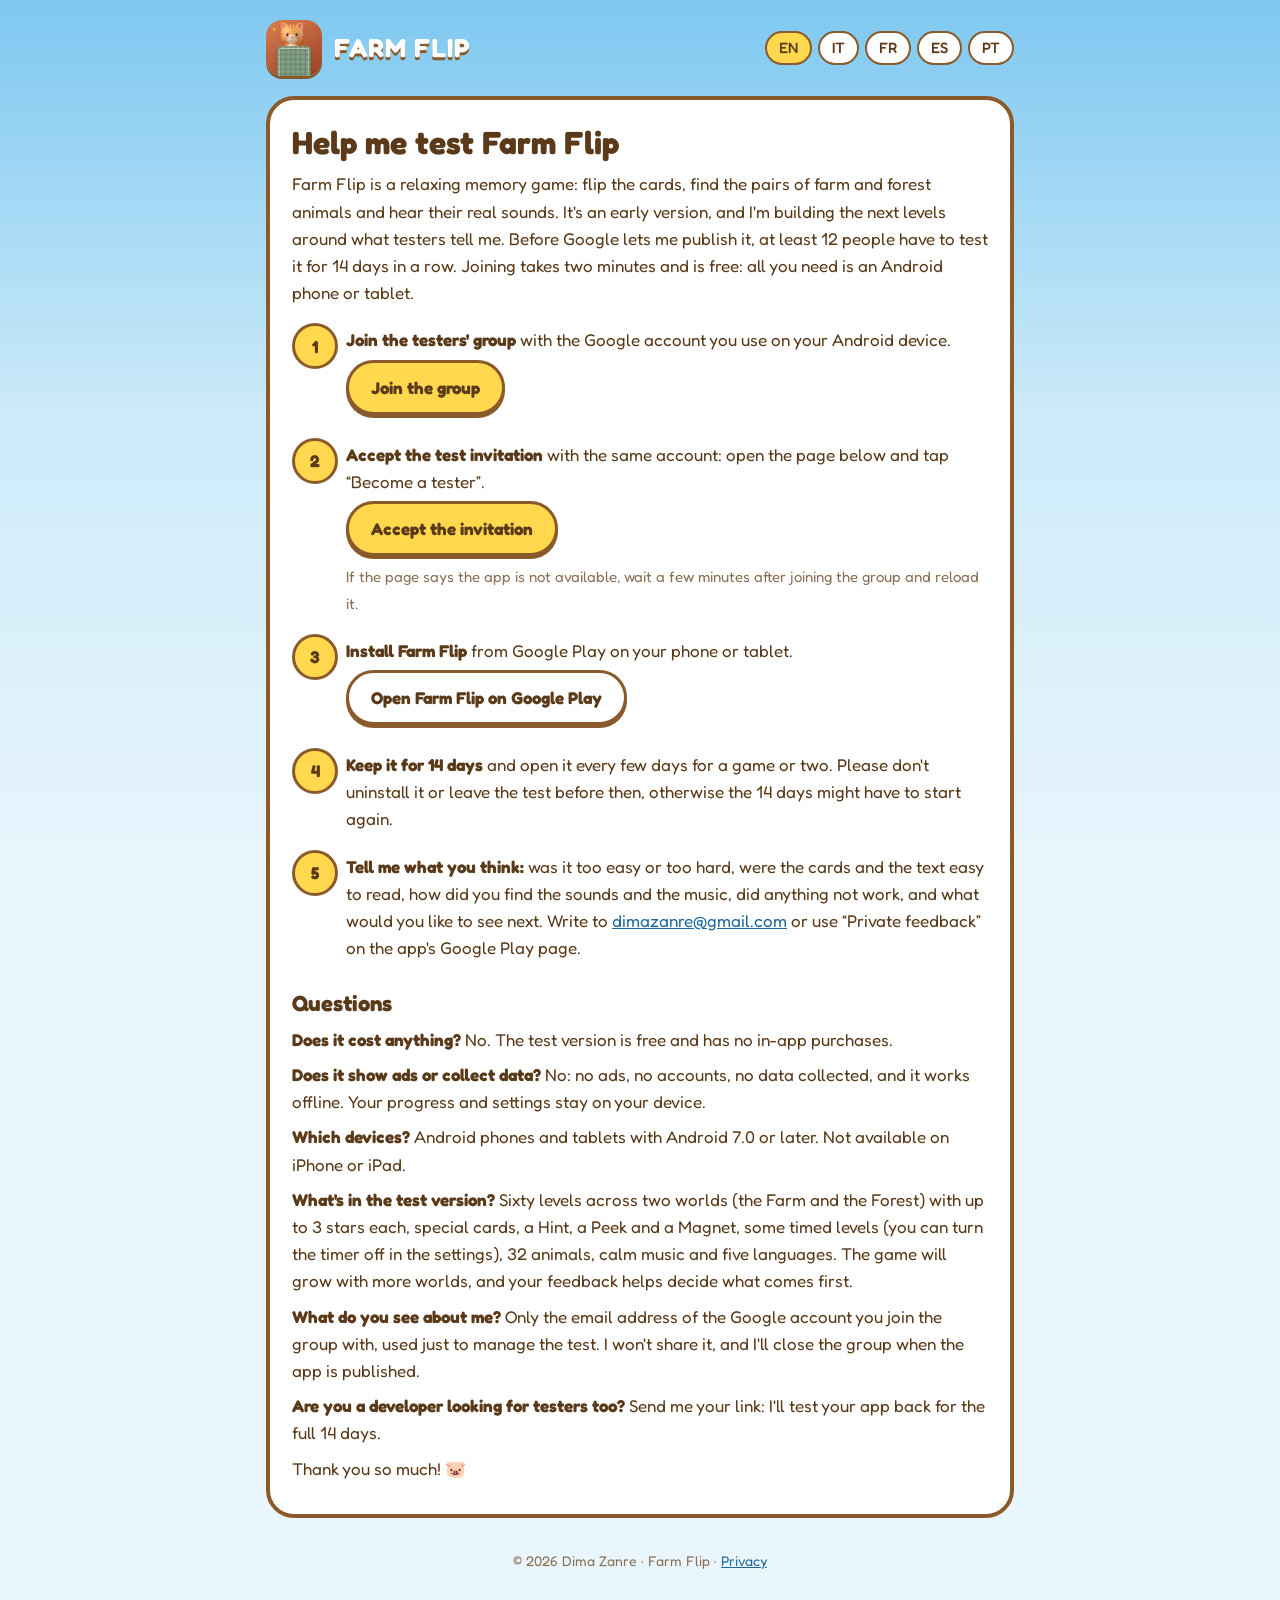
<file: farm-flip/test/index.html>
<!doctype html>
<html lang="en">
  <head>
    <meta charset="utf-8" />
    <meta name="viewport" content="width=device-width, initial-scale=1" />
    <title>Become a tester — Farm Flip</title>
    <meta
      name="description"
      content="Help test Farm Flip, a relaxing memory game with farm and forest animals, on Android: join in 2 minutes, keep it for 14 days."
    />
    <meta property="og:type" content="website" />
    <meta property="og:title" content="Farm Flip — testers wanted" />
    <meta
      property="og:description"
      content="A relaxing memory game to train your brain. Android · 14 days · 2 minutes to join."
    />
    <meta
      property="og:image"
      content="https://dimainc26.github.io/farm-flip/assets/og-testers.png"
    />
    <meta property="og:url" content="https://dimainc26.github.io/farm-flip/test/" />
    <meta name="twitter:card" content="summary_large_image" />
    <link rel="icon" href="../assets/icon-192.png" />
    <link rel="stylesheet" href="../assets/site.css" />
  </head>
  <body>
    <div class="wrap">
      <header class="top">
        <a class="home" href="../" data-internal>
          <img src="../assets/icon-192.png" alt="" />
          <span class="brand">FARM FLIP</span>
        </a>
        <nav class="langs" aria-label="Language">
          <button type="button" value="en">EN</button>
          <button type="button" value="it">IT</button>
          <button type="button" value="fr">FR</button>
          <button type="button" value="es">ES</button>
          <button type="button" value="pt">PT</button>
        </nav>
      </header>

      <!-- ============================================================ ENGLISH -->
      <article class="card" data-lang="en" lang="en">
        <h1>Help me test Farm Flip</h1>
        <p>
          Farm Flip is a relaxing memory game: flip the cards, find the pairs of farm and forest
          animals and hear their real sounds. It's an early version, and I'm building the next
          levels around what testers tell me. Before Google lets me publish it, at least 12 people
          have to test it for 14 days in a row. Joining takes two minutes and is free: all you need
          is an Android phone or tablet.
        </p>

        <ol class="steps">
          <li>
            <strong>Join the testers' group</strong> with the Google account you use on your Android
            device.<br />
            <a class="btn" href="https://groups.google.com/g/farm-flip-testers">Join the group</a>
          </li>
          <li>
            <strong>Accept the test invitation</strong> with the same account: open the page below
            and tap “Become a tester”.<br />
            <a class="btn" href="https://play.google.com/apps/testing/com.zanre.farmflip"
              >Accept the invitation</a
            >
            <br /><span class="muted"
              >If the page says the app is not available, wait a few minutes after joining the group
              and reload it.</span
            >
          </li>
          <li>
            <strong>Install Farm Flip</strong> from Google Play on your phone or tablet.<br />
            <a
              class="btn secondary"
              href="https://play.google.com/store/apps/details?id=com.zanre.farmflip"
              >Open Farm Flip on Google Play</a
            >
          </li>
          <li>
            <strong>Keep it for 14 days</strong> and open it every few days for a game or two.
            Please don't uninstall it or leave the test before then, otherwise the 14 days might
            have to start again.
          </li>
          <li>
            <strong>Tell me what you think:</strong> was it too easy or too hard, were the cards and
            the text easy to read, how did you find the sounds and the music, did anything not work,
            and what would you like to see next. Write to
            <a href="mailto:dimazanre@gmail.com?subject=Farm%20Flip%20test">dimazanre@gmail.com</a>
            or use “Private feedback” on the app's Google Play page.
          </li>
        </ol>

        <h2>Questions</h2>
        <p>
          <strong>Does it cost anything?</strong> No. The test version is free and has no in-app
          purchases.
        </p>
        <p>
          <strong>Does it show ads or collect data?</strong> No: no ads, no accounts, no data
          collected, and it works offline. Your progress and settings stay on your device.
        </p>
        <p>
          <strong>Which devices?</strong> Android phones and tablets with Android 7.0 or later. Not
          available on iPhone or iPad.
        </p>
        <p>
          <strong>What's in the test version?</strong> Sixty levels across two worlds (the Farm and
          the Forest) with up to 3 stars each, special cards, a Hint, a Peek and a Magnet, some
          timed levels (you can turn the timer off in the settings), 32 animals, calm music and five
          languages. The game will grow with more worlds, and your feedback helps decide what comes
          first.
        </p>
        <p>
          <strong>What do you see about me?</strong> Only the email address of the Google account
          you join the group with, used just to manage the test. I won't share it, and I'll close
          the group when the app is published.
        </p>
        <p>
          <strong>Are you a developer looking for testers too?</strong> Send me your link: I'll test
          your app back for the full 14 days.
        </p>
        <p>Thank you so much! 🐷</p>
      </article>

      <!-- ============================================================ ITALIANO -->
      <article class="card" data-lang="it" lang="it">
        <h1>Aiutami a testare Farm Flip</h1>
        <p>
          Farm Flip è un memory rilassante: giri le carte, trovi le coppie di animali della fattoria
          e del bosco e ascolti i loro versi veri. È una prima versione e sto costruendo i prossimi
          livelli in base a quello che mi dicono i tester. Prima di poterlo pubblicare, Google
          chiede che almeno 12 persone lo provino per 14 giorni di fila. Partecipare richiede due
          minuti ed è gratis: basta un telefono o un tablet Android.
        </p>

        <ol class="steps">
          <li>
            <strong>Entra nel gruppo dei tester</strong> con l'account Google che usi sul tuo
            dispositivo Android.<br />
            <a class="btn" href="https://groups.google.com/g/farm-flip-testers">Entra nel gruppo</a>
          </li>
          <li>
            <strong>Accetta l'invito al test</strong> con lo stesso account: apri la pagina qui
            sotto e tocca “Diventa un tester”.<br />
            <a class="btn" href="https://play.google.com/apps/testing/com.zanre.farmflip"
              >Accetta l'invito</a
            >
            <br /><span class="muted"
              >Se la pagina dice che l'app non è disponibile, aspetta qualche minuto dopo
              l'iscrizione al gruppo e ricaricala.</span
            >
          </li>
          <li>
            <strong>Installa Farm Flip</strong> da Google Play sul telefono o sul tablet.<br />
            <a
              class="btn secondary"
              href="https://play.google.com/store/apps/details?id=com.zanre.farmflip"
              >Apri Farm Flip su Google Play</a
            >
          </li>
          <li>
            <strong>Tienila per 14 giorni</strong> e aprila ogni tanto per una partita o due. Non
            disinstallarla e non uscire dal test prima: i 14 giorni potrebbero dover ripartire da
            capo.
          </li>
          <li>
            <strong>Dimmi cosa ne pensi:</strong> se è troppo facile o troppo difficile, se carte e
            testi si leggono bene, come ti sembrano versi e musica, cosa non ha funzionato e cosa ti
            piacerebbe trovare dopo. Scrivi a
            <a href="mailto:dimazanre@gmail.com?subject=Test%20Farm%20Flip">dimazanre@gmail.com</a>
            oppure usa “Feedback privato” nella pagina dell'app su Google Play.
          </li>
        </ol>

        <h2>Domande</h2>
        <p>
          <strong>Costa qualcosa?</strong> No. La versione di test è gratuita e non ha acquisti
          in-app.
        </p>
        <p>
          <strong>Ci sono pubblicità? Raccoglie dati?</strong> No: niente pubblicità, nessun
          account, nessun dato raccolto, e funziona offline. Progressi e impostazioni restano sul
          tuo dispositivo.
        </p>
        <p>
          <strong>Su quali dispositivi?</strong> Telefoni e tablet con Android 7.0 o successivo. Non
          è disponibile su iPhone e iPad.
        </p>
        <p>
          <strong>Cosa c'è nella versione di test?</strong> Sessanta livelli in due mondi (la
          Fattoria e il Bosco) con fino a 3 stelle ciascuno, carte speciali, un Aiuto, uno Sbircia e
          una Calamita, alcuni livelli a tempo (il timer si spegne dalle impostazioni), 32 animali,
          musica tranquilla e cinque lingue. Il gioco crescerà con altri mondi, e i tuoi commenti
          aiutano a decidere da dove partire.
        </p>
        <p>
          <strong>Cosa vedi di me?</strong> Solo l'indirizzo email dell'account Google con cui entri
          nel gruppo, che uso solo per gestire il test. Non lo condivido con nessuno e chiuderò il
          gruppo quando l'app sarà pubblicata.
        </p>
        <p>
          <strong>Anche tu sviluppatore e cerchi tester?</strong> Mandami il tuo link: testo la tua
          app per tutti i 14 giorni.
        </p>
        <p>Grazie di cuore! 🐷</p>
      </article>

      <!-- ============================================================ FRANÇAIS -->
      <article class="card" data-lang="fr" lang="fr">
        <h1>Aidez-moi à tester Farm Flip</h1>
        <p>
          Farm Flip est un memory relaxant : retournez les cartes, trouvez les paires d'animaux de
          la ferme et de la forêt et écoutez leurs vrais cris. C'est une première version, et je
          construis les prochains niveaux à partir des retours des testeurs. Avant de pouvoir le
          publier, Google demande qu'au moins 12 personnes le testent pendant 14 jours d'affilée.
          Participer prend deux minutes et c'est gratuit : il suffit d'un téléphone ou d'une
          tablette Android.
        </p>

        <ol class="steps">
          <li>
            <strong>Rejoignez le groupe des testeurs</strong> avec le compte Google utilisé sur
            votre appareil Android.<br />
            <a class="btn" href="https://groups.google.com/g/farm-flip-testers"
              >Rejoindre le groupe</a
            >
          </li>
          <li>
            <strong>Acceptez l'invitation au test</strong> avec le même compte : ouvrez la page
            ci-dessous et touchez « Devenir testeur ».<br />
            <a class="btn" href="https://play.google.com/apps/testing/com.zanre.farmflip"
              >Accepter l'invitation</a
            >
            <br /><span class="muted"
              >Si la page indique que l'application n'est pas disponible, attendez quelques minutes
              après l'inscription au groupe et rechargez-la.</span
            >
          </li>
          <li>
            <strong>Installez Farm Flip</strong> depuis Google Play sur votre téléphone ou votre
            tablette.<br />
            <a
              class="btn secondary"
              href="https://play.google.com/store/apps/details?id=com.zanre.farmflip"
              >Ouvrir Farm Flip sur Google Play</a
            >
          </li>
          <li>
            <strong>Gardez-la 14 jours</strong> et ouvrez-la de temps en temps pour une partie ou
            deux. Merci de ne pas la désinstaller ni quitter le test avant : les 14 jours pourraient
            devoir recommencer.
          </li>
          <li>
            <strong>Dites-moi ce que vous en pensez :</strong> était-ce trop facile ou trop
            difficile, les cartes et les textes sont-ils bien lisibles, que pensez-vous des sons et
            de la musique, qu'est-ce qui n'a pas marché, et qu'aimeriez-vous voir ensuite. Écrivez à
            <a href="mailto:dimazanre@gmail.com?subject=Test%20Farm%20Flip">dimazanre@gmail.com</a>
            ou utilisez « Commentaires privés » sur la page de l'application dans Google Play.
          </li>
        </ol>

        <h2>Questions</h2>
        <p>
          <strong>Est-ce payant ?</strong> Non. La version de test est gratuite et sans achats
          intégrés.
        </p>
        <p>
          <strong>Y a-t-il de la publicité ? Des données collectées ?</strong> Non : ni publicité,
          ni compte, aucune donnée collectée, et le jeu fonctionne hors ligne. Votre progression et
          vos paramètres restent sur votre appareil.
        </p>
        <p>
          <strong>Sur quels appareils ?</strong> Téléphones et tablettes sous Android 7.0 ou version
          ultérieure. Pas disponible sur iPhone ni iPad.
        </p>
        <p>
          <strong>Que contient la version de test ?</strong> Soixante niveaux dans deux mondes (la
          Ferme et la Forêt) avec jusqu'à 3 étoiles chacun, des cartes spéciales, un Indice, un Coup
          d'œil et un Aimant, des niveaux chronométrés (le chrono se coupe dans les paramètres), 32
          animaux, une musique douce et cinq langues. Le jeu va s'enrichir de nouveaux mondes, et
          vos retours aident à décider par où commencer.
        </p>
        <p>
          <strong>Que voyez-vous de moi ?</strong> Seulement l'adresse e-mail du compte Google avec
          lequel vous rejoignez le groupe, utilisée uniquement pour gérer le test. Je ne la partage
          avec personne et je fermerai le groupe une fois l'application publiée.
        </p>
        <p>
          <strong>Vous êtes développeur et cherchez aussi des testeurs ?</strong> Envoyez-moi votre
          lien : je teste votre application pendant les 14 jours.
        </p>
        <p>Merci beaucoup ! 🐷</p>
      </article>

      <!-- ============================================================ ESPAÑOL -->
      <article class="card" data-lang="es" lang="es">
        <h1>Ayúdame a probar Farm Flip</h1>
        <p>
          Farm Flip es un juego de memoria relajante: da la vuelta a las cartas, encuentra los pares
          de animales de la granja y del bosque y escucha sus sonidos. Es una versión inicial, y
          estoy construyendo los próximos niveles a partir de lo que me cuentan los probadores.
          Antes de que Google me deje publicarlo, al menos 12 personas tienen que probarlo durante
          14 días seguidos. Unirse lleva dos minutos y es gratis: solo necesitas un teléfono o una
          tableta Android.
        </p>

        <ol class="steps">
          <li>
            <strong>Únete al grupo de probadores</strong> con la cuenta de Google que usas en tu
            dispositivo Android.<br />
            <a class="btn" href="https://groups.google.com/g/farm-flip-testers">Unirme al grupo</a>
          </li>
          <li>
            <strong>Acepta la invitación a la prueba</strong> con la misma cuenta: abre la página de
            abajo y toca «Hacerme probador».<br />
            <a class="btn" href="https://play.google.com/apps/testing/com.zanre.farmflip"
              >Aceptar la invitación</a
            >
            <br /><span class="muted"
              >Si la página dice que la aplicación no está disponible, espera unos minutos después
              de unirte al grupo y vuelve a cargarla.</span
            >
          </li>
          <li>
            <strong>Instala Farm Flip</strong> desde Google Play en tu teléfono o tableta.<br />
            <a
              class="btn secondary"
              href="https://play.google.com/store/apps/details?id=com.zanre.farmflip"
              >Abrir Farm Flip en Google Play</a
            >
          </li>
          <li>
            <strong>Consérvala 14 días</strong> y ábrela cada pocos días para jugar una o dos
            partidas. Por favor, no la desinstales ni salgas de la prueba antes, o los 14 días
            podrían tener que empezar de nuevo.
          </li>
          <li>
            <strong>Cuéntame qué te parece:</strong> si fue demasiado fácil o demasiado difícil, si
            las cartas y los textos se leen bien, qué te parecieron los sonidos y la música, si algo
            no funcionó y qué te gustaría ver después. Escríbeme a
            <a href="mailto:dimazanre@gmail.com?subject=Farm%20Flip%20test">dimazanre@gmail.com</a>
            o usa «Comentarios privados» en la página de la aplicación en Google Play.
          </li>
        </ol>

        <h2>Preguntas</h2>
        <p>
          <strong>¿Cuesta algo?</strong> No. La versión de prueba es gratis y no tiene compras
          dentro de la aplicación.
        </p>
        <p>
          <strong>¿Muestra anuncios o recoge datos?</strong> No: sin anuncios, sin cuentas, sin
          datos recogidos, y funciona sin conexión. Tu progreso y tus ajustes se quedan en tu
          dispositivo.
        </p>
        <p>
          <strong>¿Qué dispositivos?</strong> Teléfonos y tabletas Android con Android 7.0 o
          posterior. No está disponible para iPhone ni iPad.
        </p>
        <p>
          <strong>¿Qué incluye la versión de prueba?</strong> Sesenta niveles en dos mundos (la
          Granja y el Bosque) con hasta 3 estrellas cada uno, cartas especiales, una Pista, un
          Vistazo y un Imán, algunos niveles con tiempo (puedes quitar el temporizador en los
          ajustes), 32 animales, música tranquila y cinco idiomas. El juego crecerá con más mundos,
          y tus comentarios ayudan a decidir qué va primero.
        </p>
        <p>
          <strong>¿Qué ves de mí?</strong> Solo la dirección de correo de la cuenta de Google con la
          que te unes al grupo, que uso únicamente para gestionar la prueba. No la compartiré, y
          cerraré el grupo cuando la aplicación esté publicada.
        </p>
        <p>
          <strong>¿Eres desarrollador y también buscas probadores?</strong> Envíame tu enlace:
          probaré tu aplicación a cambio durante los 14 días completos.
        </p>
        <p>¡Muchísimas gracias! 🐷</p>
      </article>

      <!-- ============================================================ PORTUGUÊS -->
      <article class="card" data-lang="pt" lang="pt-BR">
        <h1>Ajude-me a testar o Farm Flip</h1>
        <p>
          O Farm Flip é um jogo da memória relaxante: vire as cartas, encontre os pares de animais
          da fazenda e da floresta e ouça os sons deles. É uma versão inicial, e estou construindo
          os próximos níveis com base no que os testadores me contam. Antes que o Google me deixe
          publicá-lo, pelo menos 12 pessoas precisam testá-lo por 14 dias seguidos. Participar leva
          dois minutos e é grátis: basta ter um celular ou tablet Android.
        </p>

        <ol class="steps">
          <li>
            <strong>Entre no grupo de testadores</strong> com a conta do Google que você usa no seu
            dispositivo Android.<br />
            <a class="btn" href="https://groups.google.com/g/farm-flip-testers">Entrar no grupo</a>
          </li>
          <li>
            <strong>Aceite o convite para o teste</strong> com a mesma conta: abra a página abaixo e
            toque em “Tornar-se testador”.<br />
            <a class="btn" href="https://play.google.com/apps/testing/com.zanre.farmflip"
              >Aceitar o convite</a
            >
            <br /><span class="muted"
              >Se a página disser que o aplicativo não está disponível, espere alguns minutos depois
              de entrar no grupo e carregue a página de novo.</span
            >
          </li>
          <li>
            <strong>Instale o Farm Flip</strong> pelo Google Play no seu celular ou tablet.<br />
            <a
              class="btn secondary"
              href="https://play.google.com/store/apps/details?id=com.zanre.farmflip"
              >Abrir o Farm Flip no Google Play</a
            >
          </li>
          <li>
            <strong>Mantenha-o por 14 dias</strong> e abra-o a cada poucos dias para jogar uma ou
            duas partidas. Por favor, não o desinstale nem saia do teste antes disso, ou os 14 dias
            podem ter que recomeçar.
          </li>
          <li>
            <strong>Conte-me o que achou:</strong> se foi fácil ou difícil demais, se as cartas e os
            textos são fáceis de ler, o que achou dos sons e da música, se algo não funcionou e o
            que gostaria de ver a seguir. Escreva para
            <a href="mailto:dimazanre@gmail.com?subject=Farm%20Flip%20test">dimazanre@gmail.com</a>
            ou use “Feedback privado” na página do aplicativo no Google Play.
          </li>
        </ol>

        <h2>Perguntas</h2>
        <p>
          <strong>Custa alguma coisa?</strong> Não. A versão de teste é grátis e não tem compras
          dentro do aplicativo.
        </p>
        <p>
          <strong>Mostra anúncios ou coleta dados?</strong> Não: sem anúncios, sem contas, sem dados
          coletados, e funciona sem conexão. Seu progresso e seus ajustes ficam no seu dispositivo.
        </p>
        <p>
          <strong>Quais dispositivos?</strong> Celulares e tablets Android com Android 7.0 ou
          superior. Não está disponível para iPhone nem iPad.
        </p>
        <p>
          <strong>O que tem na versão de teste?</strong> Sessenta níveis em dois mundos (a Fazenda e
          a Floresta) com até 3 estrelas cada um, cartas especiais, uma Dica, um Espiar e um Ímã,
          alguns níveis com tempo (você pode desligar o cronômetro nas configurações), 32 animais,
          música tranquila e cinco idiomas. O jogo vai crescer com mais mundos, e o seu feedback
          ajuda a decidir o que vem primeiro.
        </p>
        <p>
          <strong>O que você vê de mim?</strong> Só o endereço de e-mail da conta do Google com a
          qual você entra no grupo, usado apenas para gerenciar o teste. Não vou compartilhá-lo, e
          vou encerrar o grupo quando o aplicativo for publicado.
        </p>
        <p>
          <strong>Você é desenvolvedor e também procura testadores?</strong> Envie-me o seu link:
          vou testar o seu aplicativo em troca, pelos 14 dias completos.
        </p>
        <p>Muito obrigado! 🐷</p>
      </article>

      <footer>
        © 2026 Dima Zanre · Farm Flip ·
        <a href="../privacy/" data-internal>Privacy</a>
      </footer>
    </div>
    <script src="../assets/lang.js"></script>
  </body>
</html>
</file>
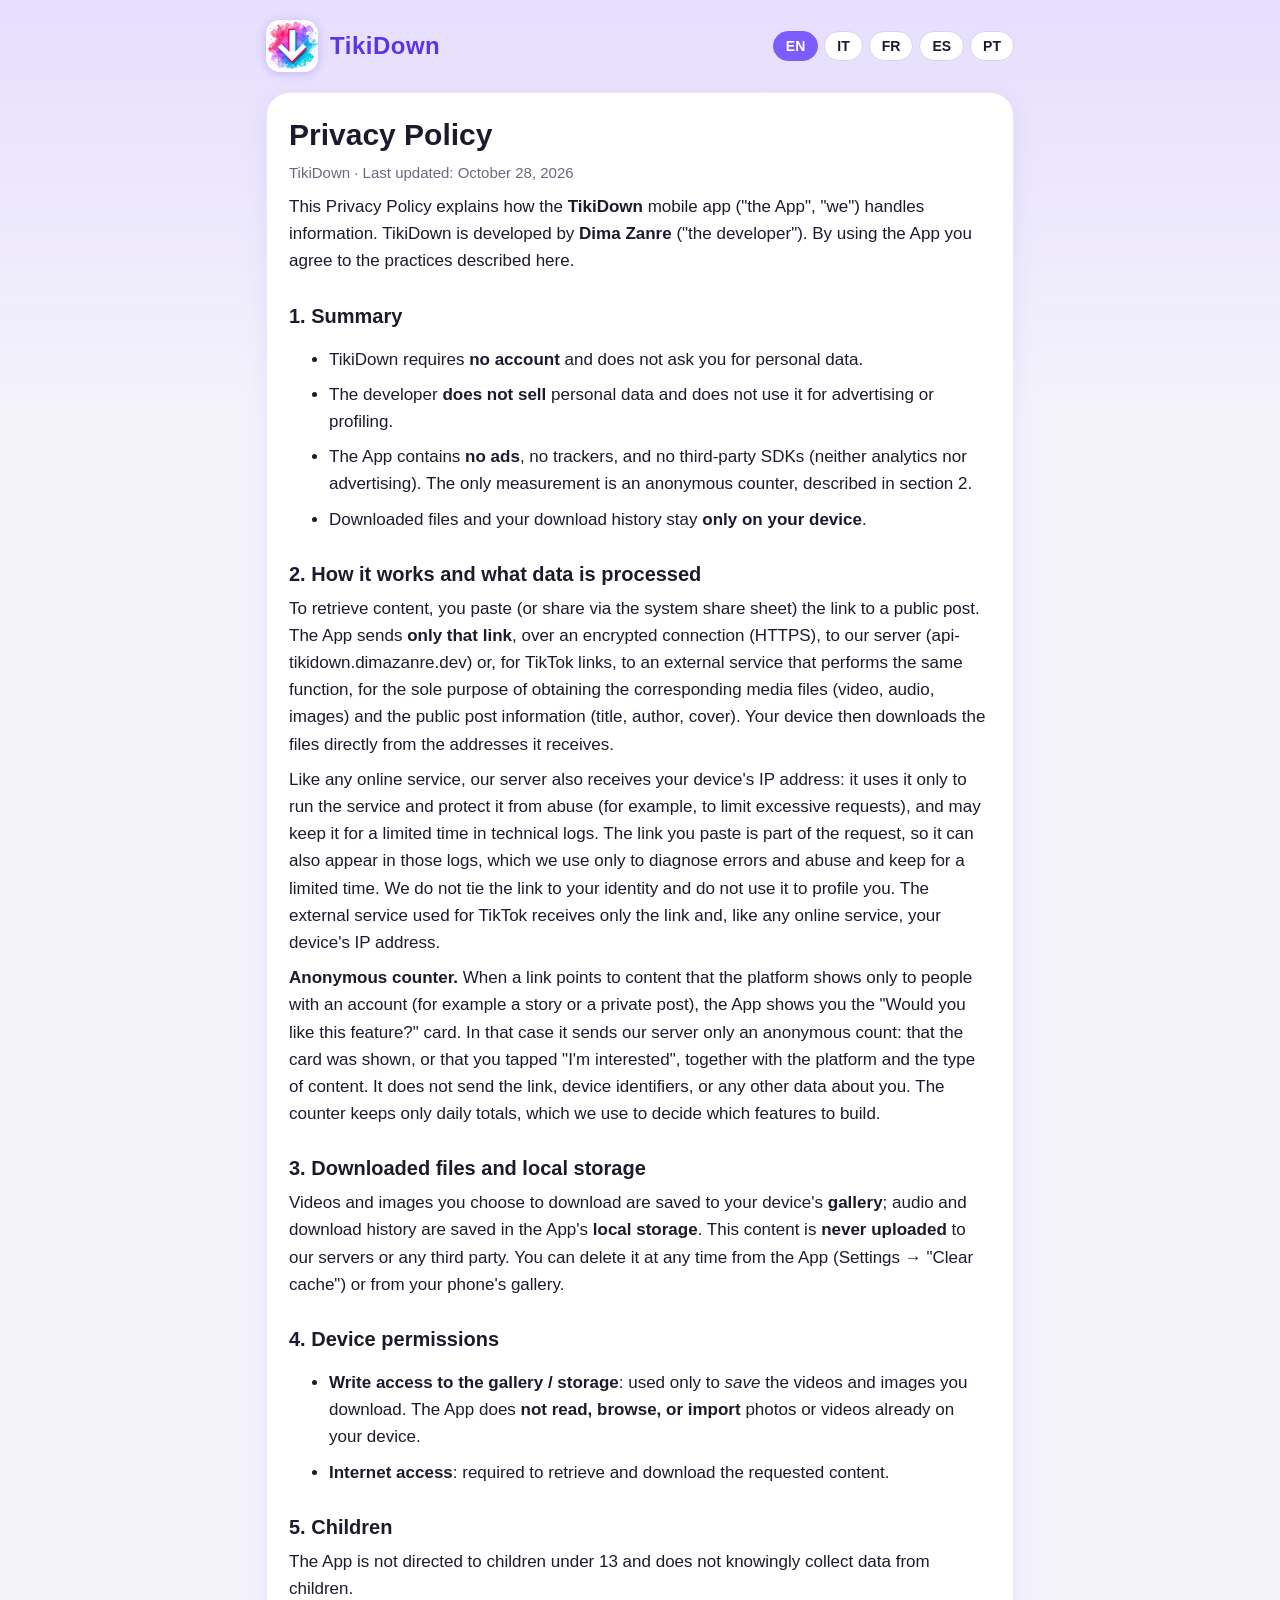
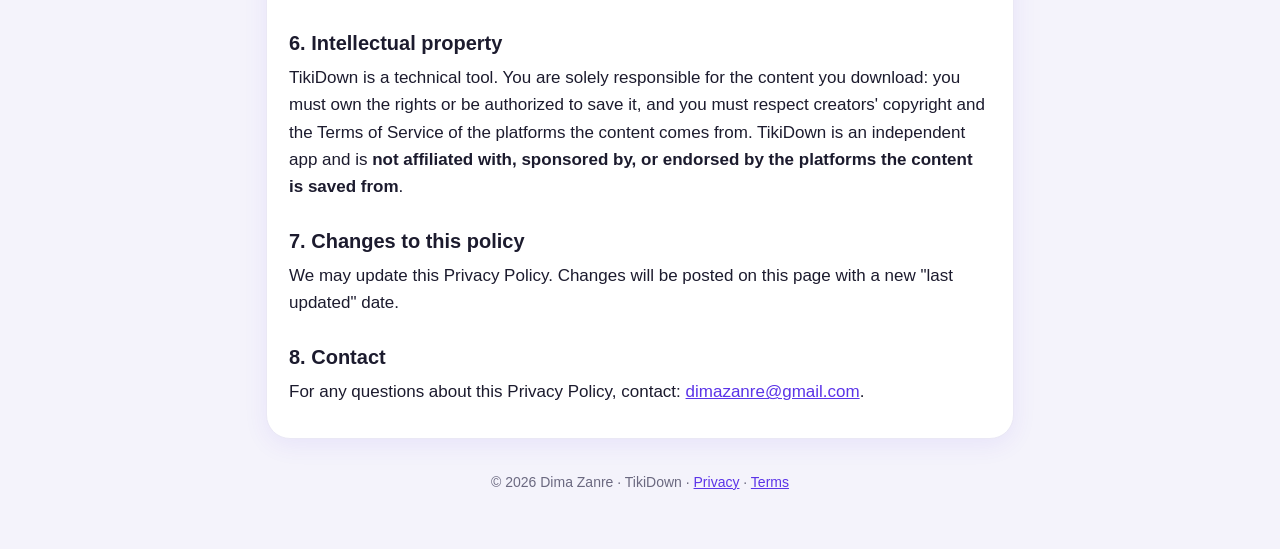
<file: tikidown/privacy/index.html>
<!doctype html>
<html lang="en">
  <head>
    <meta charset="utf-8" />
    <meta name="viewport" content="width=device-width, initial-scale=1" />
    <title>Privacy Policy — TikiDown</title>
    <meta name="description" content="Privacy policy of TikiDown, an app that saves videos, audio and images from public links. No account, no ads, no trackers." />
    <link rel="icon" href="../assets/icon-192.png" />
    <link rel="stylesheet" href="../assets/site.css" />
  </head>
  <body>
    <div class="wrap">
      <header class="top">
        <a class="home" href="../" data-internal>
          <img src="../assets/icon-192.png" alt="" />
          <span class="brand">TikiDown</span>
        </a>
        <nav class="langs" aria-label="Language">
          <button type="button" value="en">EN</button>
          <button type="button" value="it">IT</button>
          <button type="button" value="fr">FR</button>
          <button type="button" value="es">ES</button>
          <button type="button" value="pt">PT</button>
        </nav>
      </header>

      <!-- ============================================================ ENGLISH -->
      <article class="card" data-lang="en" lang="en">
        <h1>Privacy Policy</h1>
        <p class="muted">TikiDown · Last updated: October 28, 2026</p>

        <p>
          This Privacy Policy explains how the <strong>TikiDown</strong> mobile app
          ("the App", "we") handles information. TikiDown is developed by
          <strong>Dima Zanre</strong> ("the developer"). By using the App you agree to
          the practices described here.
        </p>

        <h2>1. Summary</h2>
        <ul>
          <li>TikiDown requires <strong>no account</strong> and does not ask you for personal data.</li>
          <li>The developer <strong>does not sell</strong> personal data and does not use it for advertising or profiling.</li>
          <li>The App contains <strong>no ads</strong>, no trackers, and no third-party SDKs (neither analytics nor advertising). The only measurement is an anonymous counter, described in section 2.</li>
          <li>Downloaded files and your download history stay <strong>only on your device</strong>.</li>
        </ul>

        <h2>2. How it works and what data is processed</h2>
        <p>
          To retrieve content, you paste (or share via the system share sheet) the
          link to a public post. The App sends <strong>only that link</strong>, over
          an encrypted connection (HTTPS), to our server (api-tikidown.dimazanre.dev)
          or, for TikTok links, to an external service that performs the same
          function, for the sole purpose of obtaining the corresponding media files
          (video, audio, images) and the public post information (title, author,
          cover). Your device then downloads the files directly from the addresses
          it receives.
        </p>
        <p>
          Like any online service, our server also receives your device's IP
          address: it uses it only to run the service and protect it from abuse (for
          example, to limit excessive requests), and may keep it for a limited time
          in technical logs.
          The link you paste is part of the request, so it can also appear in those logs, which we use only to diagnose errors and abuse and keep for a limited time. We do not tie the link to your identity and do not use
          it to profile you. The external service used for TikTok receives only the
          link and, like any online service, your device's IP address.
        </p>
        <p>
          <strong>Anonymous counter.</strong> When a link points to content that the
          platform shows only to people with an account (for example a story or a
          private post), the App shows you the "Would you like this feature?" card.
          In that case it sends our server only an
          anonymous count: that the card was shown, or that you tapped "I'm
          interested", together with the platform and the type of content. It does
          not send the link, device identifiers, or any other data about you. The
          counter keeps only daily totals, which we use to decide which features to
          build.
        </p>

        <h2>3. Downloaded files and local storage</h2>
        <p>
          Videos and images you choose to download are saved to your device's
          <strong>gallery</strong>; audio and download history are saved in the
          App's <strong>local storage</strong>. This content is <strong>never
          uploaded</strong> to our servers or any third party. You can delete it at
          any time from the App (Settings → "Clear cache") or from your phone's
          gallery.
        </p>

        <h2>4. Device permissions</h2>
        <ul>
          <li>
            <strong>Write access to the gallery / storage</strong>: used only to
            <em>save</em> the videos and images you download. The App does
            <strong>not read, browse, or import</strong> photos or videos already on
            your device.
          </li>
          <li>
            <strong>Internet access</strong>: required to retrieve and download the
            requested content.
          </li>
        </ul>

        <h2>5. Children</h2>
        <p>
          The App is not directed to children under 13 and does not knowingly
          collect data from children.
        </p>

        <h2>6. Intellectual property</h2>
        <p>
          TikiDown is a technical tool. You are solely responsible for the content
          you download: you must own the rights or be authorized to save it, and you
          must respect creators' copyright and the Terms of Service of the platforms the content comes from. TikiDown is
          an independent app and is <strong>not affiliated with, sponsored by, or
          endorsed by the platforms the content is saved from</strong>.
        </p>

        <h2>7. Changes to this policy</h2>
        <p>
          We may update this Privacy Policy. Changes will be posted on this page with
          a new "last updated" date.
        </p>

        <h2>8. Contact</h2>
        <p>
          For any questions about this Privacy Policy, contact:
          <a href="mailto:dimazanre@gmail.com">dimazanre@gmail.com</a>.
        </p>
      </article>

      <!-- ============================================================ ITALIANO -->
      <article class="card" data-lang="it" lang="it">
        <h1>Privacy Policy</h1>
        <p class="muted">TikiDown · Ultimo aggiornamento: 28 ottobre 2026</p>

        <p>
          Questa Privacy Policy descrive come l'applicazione mobile <strong>TikiDown</strong>
          ("l'App", "noi") tratta le informazioni. TikiDown è sviluppata da
          <strong>Dima Zanre</strong> ("lo sviluppatore"). Usando l'App accetti le
          pratiche descritte in questo documento.
        </p>

        <h2>1. In sintesi</h2>
        <ul>
          <li>TikiDown <strong>non richiede la creazione di un account</strong> e non ti chiede dati personali.</li>
          <li>Lo sviluppatore <strong>non vende</strong> dati personali e non li usa per pubblicità o profilazione.</li>
          <li>L'App <strong>non contiene pubblicità</strong>, tracker o SDK di terze parti (né di analisi né pubblicitari). L'unica misurazione è un contatore anonimo, descritto al punto 2.</li>
          <li>I file che scarichi e la cronologia dei download restano <strong>solo sul tuo dispositivo</strong>.</li>
        </ul>

        <h2>2. Come funziona e quali dati vengono trattati</h2>
        <p>
          Per recuperare un contenuto, incolli (o condividi tramite il menu di
          sistema) il link di un post pubblico. L'App invia
          <strong>esclusivamente quel link</strong>, tramite una connessione cifrata
          (HTTPS), al nostro server (api-tikidown.dimazanre.dev) oppure, per i link
          di TikTok, a un servizio esterno che svolge la stessa funzione, al solo
          scopo di ottenere i file multimediali corrispondenti (video, audio,
          immagini) e le informazioni pubbliche del post (titolo, autore,
          copertina). Il tuo dispositivo scarica poi i file direttamente dagli
          indirizzi ricevuti.
        </p>
        <p>
          Come ogni servizio online, il nostro server riceve anche l'indirizzo IP del
          dispositivo: lo usa solo per far funzionare il servizio e proteggerlo dagli
          abusi (per esempio per limitare le richieste eccessive) e può conservarlo
          per un periodo limitato nei registri tecnici.
          Il link che incolli fa parte della richiesta, quindi può comparire anche in quei registri, che usiamo solo per diagnosticare errori e abusi e conserviamo per un periodo limitato. Non associamo il link alla tua
          identità e non lo usiamo per profilarti. Il servizio esterno usato per
          TikTok riceve solo il link e, come ogni servizio online, l'indirizzo IP del
          dispositivo.
        </p>
        <p>
          <strong>Contatore anonimo.</strong> Quando un link porta a un contenuto che
          la piattaforma mostra solo a chi ha un account (per esempio una storia o un
          post privato), l'App ti mostra la scheda «Ti interessa questa funzione?».
          In quel caso invia al nostro server soltanto un
          conteggio anonimo: che la scheda è stata mostrata, oppure che hai toccato
          «Mi interessa», insieme alla piattaforma e al tipo di contenuto. Non invia
          il link, identificativi del dispositivo o altri dati che ti riguardano. Il
          contatore conserva solo totali giornalieri, che usiamo per decidere quali
          funzioni sviluppare.
        </p>

        <h2>3. File scaricati e archiviazione locale</h2>
        <p>
          I video e le immagini che scegli di scaricare vengono salvati nella
          <strong>galleria del tuo dispositivo</strong>; l'audio e la cronologia dei
          download vengono salvati nell'<strong>archivio locale dell'App</strong>.
          Questi contenuti <strong>non vengono mai caricati</strong> su server nostri
          o di terzi. Puoi eliminarli in qualsiasi momento dall'App
          (Impostazioni → "Cancella cache") o dalla galleria del telefono.
        </p>

        <h2>4. Permessi del dispositivo</h2>
        <p>
          TikiDown richiede solo i permessi necessari a salvare i file:
        </p>
        <ul>
          <li>
            <strong>Accesso in scrittura alla galleria / archivio</strong>: usato
            unicamente per <em>salvare</em> nella galleria i video e le immagini che
            scarichi. L'App <strong>non legge, non sfoglia e non importa</strong> le
            foto o i video già presenti sul dispositivo.
          </li>
          <li>
            <strong>Accesso a Internet</strong>: necessario per recuperare e
            scaricare i contenuti richiesti.
          </li>
        </ul>

        <h2>5. Minori</h2>
        <p>
          L'App non è destinata a minori di 13 anni e non raccoglie
          consapevolmente dati di minori.
        </p>

        <h2>6. Proprietà intellettuale</h2>
        <p>
          TikiDown è uno strumento tecnico. Sei tu l'unico responsabile dei contenuti
          che scarichi: devi possederne i diritti o avere l'autorizzazione a
          salvarli, e devi rispettare il copyright dei creator e i Termini di
          Servizio delle piattaforme da cui provengono i contenuti. TikiDown è un'app indipendente e <strong>non è
          affiliata, sponsorizzata o approvata dalle piattaforme da cui si salvano i contenuti</strong>.
        </p>

        <h2>7. Modifiche a questa policy</h2>
        <p>
          Potremmo aggiornare questa Privacy Policy. Le modifiche saranno pubblicate
          su questa pagina con una nuova data di aggiornamento.
        </p>

        <h2>8. Contatti</h2>
        <p>
          Per qualsiasi domanda su questa Privacy Policy puoi scrivere a:
          <a href="mailto:dimazanre@gmail.com">dimazanre@gmail.com</a>.
        </p>
      </article>

      <!-- ============================================================ FRANÇAIS -->
      <article class="card" data-lang="fr" lang="fr">
        <h1>Politique de confidentialité</h1>
        <p class="muted">TikiDown · Dernière mise à jour&nbsp;: 28 octobre 2026</p>

        <p>
          Cette politique de confidentialité décrit comment l'application mobile
          <strong>TikiDown</strong> («&nbsp;l'Application&nbsp;», «&nbsp;nous&nbsp;») traite
          les informations. TikiDown est développée par <strong>Dima Zanre</strong>
          («&nbsp;le développeur&nbsp;»). En utilisant l'Application, tu acceptes les
          pratiques décrites dans ce document.
        </p>

        <h2>1. En bref</h2>
        <ul>
          <li>TikiDown <strong>ne demande pas de créer un compte</strong> et ne te demande aucune donnée personnelle.</li>
          <li>Le développeur <strong>ne vend pas</strong> de données personnelles et ne les utilise ni pour la publicité ni pour le profilage.</li>
          <li>L'Application <strong>ne contient aucune publicité</strong>, aucun traceur ni SDK tiers (ni d'analyse, ni publicitaire). La seule mesure est un compteur anonyme, décrit au point 2.</li>
          <li>Les fichiers que tu télécharges et l'historique des téléchargements restent <strong>uniquement sur ton appareil</strong>.</li>
        </ul>

        <h2>2. Fonctionnement et données traitées</h2>
        <p>
          Pour récupérer un contenu, tu colles (ou partages via le menu de partage
          du système) le lien d'une publication publique. L'Application envoie
          <strong>uniquement ce lien</strong>, via une connexion chiffrée (HTTPS), à
          notre serveur (api-tikidown.dimazanre.dev) ou, pour les liens TikTok, à un
          service externe qui remplit la même fonction, dans le seul but d'obtenir
          les fichiers multimédias correspondants (vidéo, audio, images) et les
          informations publiques de la publication (titre, auteur, couverture). Ton
          appareil télécharge ensuite les fichiers directement depuis les adresses
          reçues.
        </p>
        <p>
          Comme tout service en ligne, notre serveur reçoit aussi l'adresse IP de
          l'appareil&nbsp;: il ne l'utilise que pour faire fonctionner le service et le
          protéger contre les abus (par exemple pour limiter les requêtes excessives)
          et peut la conserver pendant une durée limitée dans les journaux
          techniques.
          Le lien que tu colles fait partie de la requête&nbsp;: il peut donc aussi apparaître dans ces journaux, que nous n'utilisons que pour diagnostiquer les erreurs et les abus et que nous conservons pendant une durée limitée. Nous n'associons pas le lien à ton identité et ne l'utilisons
          pas pour établir ton profil. Le service externe utilisé pour TikTok ne
          reçoit que le lien et, comme tout service en ligne, l'adresse IP de
          l'appareil.
        </p>
        <p>
          <strong>Compteur anonyme.</strong> Lorsqu'un lien mène à un contenu que la
          plateforme n'affiche qu'aux personnes ayant un compte (par exemple une
          story ou une publication privée), l'Application te montre la carte
          «&nbsp;Cette fonction t'intéresse&nbsp;?&nbsp;». Dans ce cas, elle envoie à notre
          serveur uniquement un comptage anonyme&nbsp;: que la carte a été affichée, ou
          que tu as touché «&nbsp;Ça m'intéresse&nbsp;», avec la plateforme et le type de
          contenu. Elle n'envoie ni le lien, ni identifiants de l'appareil, ni aucune
          autre donnée te concernant. Le compteur ne conserve que des totaux
          quotidiens, que nous utilisons pour décider des fonctions à développer.
        </p>

        <h2>3. Fichiers téléchargés et stockage local</h2>
        <p>
          Les vidéos et les images que tu choisis de télécharger sont enregistrées
          dans la <strong>galerie de ton appareil</strong>&nbsp;; l'audio et l'historique
          des téléchargements sont enregistrés dans le <strong>stockage local de
          l'Application</strong>. Ces contenus <strong>ne sont jamais envoyés</strong>
          vers nos serveurs ni vers des tiers. Tu peux les supprimer à tout moment
          depuis l'Application (Réglages → «&nbsp;Vider le cache&nbsp;») ou depuis la
          galerie de ton téléphone.
        </p>

        <h2>4. Autorisations de l'appareil</h2>
        <p>
          TikiDown ne demande que les autorisations nécessaires pour enregistrer les
          fichiers&nbsp;:
        </p>
        <ul>
          <li>
            <strong>Accès en écriture à la galerie / au stockage</strong>&nbsp;: utilisé
            uniquement pour <em>enregistrer</em> dans la galerie les vidéos et les
            images que tu télécharges. L'Application <strong>ne lit pas, ne parcourt
            pas et n'importe pas</strong> les photos ou les vidéos déjà présentes sur
            l'appareil.
          </li>
          <li>
            <strong>Accès à Internet</strong>&nbsp;: nécessaire pour récupérer et
            télécharger les contenus demandés.
          </li>
        </ul>

        <h2>5. Mineurs</h2>
        <p>
          L'Application n'est pas destinée aux enfants de moins de 13 ans et ne
          collecte pas sciemment de données concernant des mineurs.
        </p>

        <h2>6. Propriété intellectuelle</h2>
        <p>
          TikiDown est un outil technique. Tu es seul responsable des contenus que tu
          télécharges&nbsp;: tu dois en détenir les droits ou être autorisé à les
          enregistrer, et tu dois respecter le droit d'auteur des créateurs ainsi que
          les Conditions d'utilisation des plateformes d'où proviennent les contenus. TikiDown est une application
          indépendante et <strong>n'a aucun lien d'affiliation avec les plateformes dont le contenu est enregistré et n'est ni sponsorisée ni approuvée par elles</strong>.
        </p>

        <h2>7. Modifications de cette politique</h2>
        <p>
          Nous pouvons mettre à jour cette politique de confidentialité. Les
          modifications seront publiées sur cette page avec une nouvelle date de mise
          à jour.
        </p>

        <h2>8. Contact</h2>
        <p>
          Pour toute question concernant cette politique de confidentialité, tu peux
          écrire à&nbsp;:
          <a href="mailto:dimazanre@gmail.com">dimazanre@gmail.com</a>.
        </p>
      </article>

      <!-- ============================================================ ESPAÑOL -->
      <article class="card" data-lang="es" lang="es">
        <h1>Política de privacidad</h1>
        <p class="muted">TikiDown · Última actualización: 28 de octubre de 2026</p>

        <p>
          Esta Política de privacidad describe cómo la aplicación móvil
          <strong>TikiDown</strong> («la App», «nosotros») trata la información.
          TikiDown está desarrollada por <strong>Dima Zanre</strong> («el
          desarrollador»). Al usar la App aceptas las prácticas descritas en este
          documento.
        </p>

        <h2>1. En resumen</h2>
        <ul>
          <li>TikiDown <strong>no requiere crear una cuenta</strong> y no te pide datos personales.</li>
          <li>El desarrollador <strong>no vende</strong> datos personales y no los usa para publicidad ni para elaborar perfiles.</li>
          <li>La App <strong>no contiene publicidad</strong>, rastreadores ni SDK de terceros (ni de análisis ni publicitarios). La única medición es un contador anónimo, descrito en el punto 2.</li>
          <li>Los archivos que descargas y el historial de descargas permanecen <strong>solo en tu dispositivo</strong>.</li>
        </ul>

        <h2>2. Cómo funciona y qué datos se tratan</h2>
        <p>
          Para obtener un contenido, pegas (o compartes mediante el menú del sistema)
          el enlace de una publicación pública. La App envía
          <strong>únicamente ese enlace</strong>, mediante una conexión cifrada
          (HTTPS), a nuestro servidor (api-tikidown.dimazanre.dev) o, en el caso de
          los enlaces de TikTok, a un servicio externo que cumple la misma función,
          con el único fin de obtener los archivos multimedia correspondientes
          (vídeo, audio, imágenes) y la información pública de la publicación
          (título, autor, portada). Después, tu dispositivo descarga los archivos
          directamente desde las direcciones recibidas.
        </p>
        <p>
          Como cualquier servicio en línea, nuestro servidor también recibe la
          dirección IP del dispositivo: la usa solo para hacer funcionar el servicio
          y protegerlo frente a abusos (por ejemplo, para limitar las solicitudes
          excesivas) y puede conservarla durante un periodo limitado en los registros
          técnicos.
          El enlace que pegas forma parte de la solicitud, así que también puede aparecer en esos registros, que usamos solo para diagnosticar errores y abusos y conservamos durante un periodo limitado. No asociamos el enlace a tu identidad ni lo usamos para elaborar
          tu perfil. El servicio externo que se usa para TikTok recibe solo el enlace
          y, como cualquier servicio en línea, la dirección IP del dispositivo.
        </p>
        <p>
          <strong>Contador anónimo.</strong> Cuando un enlace lleva a un contenido que
          la plataforma solo muestra a quienes tienen una cuenta (por ejemplo, una
          historia o una publicación privada), la App te muestra la tarjeta «¿Te
          interesa esta función?». En ese caso envía a nuestro servidor únicamente un
          recuento anónimo: que la tarjeta se ha mostrado, o que has tocado «Me
          interesa», junto con la plataforma y el tipo de contenido. No envía el
          enlace, identificadores del dispositivo ni otros datos que te conciernan. El
          contador solo guarda totales diarios, que usamos para decidir qué funciones
          desarrollar.
        </p>

        <h2>3. Archivos descargados y almacenamiento local</h2>
        <p>
          Los vídeos y las imágenes que eliges descargar se guardan en la
          <strong>galería de tu dispositivo</strong>; el audio y el historial de
          descargas se guardan en el <strong>almacenamiento local de la App</strong>.
          Estos contenidos <strong>nunca se suben</strong> a servidores nuestros ni de
          terceros. Puedes eliminarlos en cualquier momento desde la App (Ajustes →
          «Borrar caché») o desde la galería del teléfono.
        </p>

        <h2>4. Permisos del dispositivo</h2>
        <p>
          TikiDown solo solicita los permisos necesarios para guardar los archivos:
        </p>
        <ul>
          <li>
            <strong>Acceso de escritura a la galería / al almacenamiento</strong>: se
            usa únicamente para <em>guardar</em> en la galería los vídeos y las
            imágenes que descargas. La App <strong>no lee, no explora y no
            importa</strong> las fotos o los vídeos que ya hay en el dispositivo.
          </li>
          <li>
            <strong>Acceso a Internet</strong>: necesario para obtener y descargar los
            contenidos solicitados.
          </li>
        </ul>

        <h2>5. Menores</h2>
        <p>
          La App no está dirigida a menores de 13 años y no recopila a sabiendas datos
          de menores.
        </p>

        <h2>6. Propiedad intelectual</h2>
        <p>
          TikiDown es una herramienta técnica. Eres el único responsable de los
          contenidos que descargas: debes poseer los derechos o contar con
          autorización para guardarlos, y debes respetar los derechos de autor de los
          creadores y las Condiciones de servicio de las plataformas de las que proceden los contenidos. TikiDown es una
          aplicación independiente y <strong>no está afiliada, patrocinada ni respaldada por las plataformas de las que se guarda el contenido</strong>.
        </p>

        <h2>7. Cambios en esta política</h2>
        <p>
          Podemos actualizar esta Política de privacidad. Los cambios se publicarán en
          esta página con una nueva fecha de actualización.
        </p>

        <h2>8. Contacto</h2>
        <p>
          Para cualquier duda sobre esta Política de privacidad, puedes escribir a:
          <a href="mailto:dimazanre@gmail.com">dimazanre@gmail.com</a>.
        </p>
      </article>

      <!-- ============================================================ PORTUGUÊS -->
      <article class="card" data-lang="pt" lang="pt-BR">
        <h1>Política de Privacidade</h1>
        <p class="muted">TikiDown · Última atualização: 28 de outubro de 2026</p>

        <p>
          Esta Política de Privacidade descreve como o aplicativo móvel
          <strong>TikiDown</strong> («o App», «nós») trata as informações. O TikiDown
          é desenvolvido por <strong>Dima Zanre</strong> («o desenvolvedor»). Ao usar
          o App, você aceita as práticas descritas neste documento.
        </p>

        <h2>1. Em resumo</h2>
        <ul>
          <li>O TikiDown <strong>não exige a criação de uma conta</strong> e não pede dados pessoais a você.</li>
          <li>O desenvolvedor <strong>não vende</strong> dados pessoais e não os usa para publicidade nem para criação de perfis.</li>
          <li>O App <strong>não contém anúncios</strong>, rastreadores nem SDKs de terceiros (nem de análise, nem publicitários). A única medição é um contador anônimo, descrito no item 2.</li>
          <li>Os arquivos que você baixa e o histórico de downloads ficam <strong>somente no seu dispositivo</strong>.</li>
        </ul>

        <h2>2. Como funciona e quais dados são tratados</h2>
        <p>
          Para obter um conteúdo, você cola (ou compartilha pelo menu do sistema) o
          link de uma publicação pública. O App envia
          <strong>exclusivamente esse link</strong>, por uma conexão criptografada
          (HTTPS), ao nosso servidor (api-tikidown.dimazanre.dev) ou, no caso de
          links do TikTok, a um serviço externo que exerce a mesma função, com o
          único objetivo de obter os arquivos de mídia correspondentes (vídeo, áudio,
          imagens) e as informações públicas da publicação (título, autor, capa). Em
          seguida, seu dispositivo baixa os arquivos diretamente dos endereços
          recebidos.
        </p>
        <p>
          Como qualquer serviço online, nosso servidor também recebe o endereço IP do
          dispositivo: ele o usa apenas para fazer o serviço funcionar e protegê-lo
          contra abusos (por exemplo, para limitar solicitações excessivas) e pode
          guardá-lo por um período limitado nos registros técnicos.
          O link que você cola faz parte da solicitação, então também pode aparecer nesses registros, que usamos apenas para diagnosticar erros e abusos e guardamos por um período limitado. Não associamos o
          link à sua identidade nem o usamos para criar um perfil seu. O serviço
          externo usado para o TikTok recebe apenas o link e, como qualquer serviço
          online, o endereço IP do dispositivo.
        </p>
        <p>
          <strong>Contador anônimo.</strong> Quando um link leva a um conteúdo que a
          plataforma mostra apenas a quem tem uma conta (por exemplo, um story ou uma
          publicação privada), o App mostra o cartão «Tem interesse nesta função?».
          Nesse caso, envia ao nosso servidor somente uma contagem anônima: que o
          cartão foi exibido, ou que você tocou em «Tenho interesse», junto com a
          plataforma e o tipo de conteúdo. Não envia o link, identificadores do
          dispositivo nem outros dados a seu respeito. O contador guarda apenas totais
          diários, que usamos para decidir quais funções desenvolver.
        </p>

        <h2>3. Arquivos baixados e armazenamento local</h2>
        <p>
          Os vídeos e as imagens que você escolhe baixar são salvos na
          <strong>galeria do seu dispositivo</strong>; o áudio e o histórico de
          downloads são salvos no <strong>armazenamento local do App</strong>. Esses
          conteúdos <strong>nunca são enviados</strong> a servidores nossos nem de
          terceiros. Você pode excluí-los a qualquer momento pelo App (Configurações →
          «Limpar cache») ou pela galeria do celular.
        </p>

        <h2>4. Permissões do dispositivo</h2>
        <p>
          O TikiDown solicita apenas as permissões necessárias para salvar os
          arquivos:
        </p>
        <ul>
          <li>
            <strong>Acesso de gravação à galeria / ao armazenamento</strong>: usado
            somente para <em>salvar</em> na galeria os vídeos e as imagens que você
            baixa. O App <strong>não lê, não navega e não importa</strong> as fotos ou
            os vídeos que já estão no dispositivo.
          </li>
          <li>
            <strong>Acesso à Internet</strong>: necessário para obter e baixar os
            conteúdos solicitados.
          </li>
        </ul>

        <h2>5. Menores</h2>
        <p>
          O App não se destina a menores de 13 anos e não coleta intencionalmente
          dados de menores.
        </p>

        <h2>6. Propriedade intelectual</h2>
        <p>
          O TikiDown é uma ferramenta técnica. Você é o único responsável pelos
          conteúdos que baixa: deve possuir os direitos ou ter autorização para
          salvá-los, e deve respeitar os direitos autorais dos criadores e os Termos
          de Serviço das plataformas de onde vêm os conteúdos. O TikiDown é um app independente e <strong>não é
          afiliado, patrocinado nem aprovado pelas plataformas de onde o conteúdo é salvo</strong>.
        </p>

        <h2>7. Alterações nesta política</h2>
        <p>
          Podemos atualizar esta Política de Privacidade. As alterações serão
          publicadas nesta página com uma nova data de atualização.
        </p>

        <h2>8. Contato</h2>
        <p>
          Em caso de dúvidas sobre esta Política de Privacidade, escreva para:
          <a href="mailto:dimazanre@gmail.com">dimazanre@gmail.com</a>.
        </p>
      </article>

      <footer>
        © 2026 Dima Zanre · TikiDown ·
        <a href="../privacy/" data-internal>Privacy</a> ·
        <a href="../terms/" data-internal>Terms</a>
      </footer>
    </div>
    <script src="../assets/lang.js"></script>
  </body>
</html>
</file>
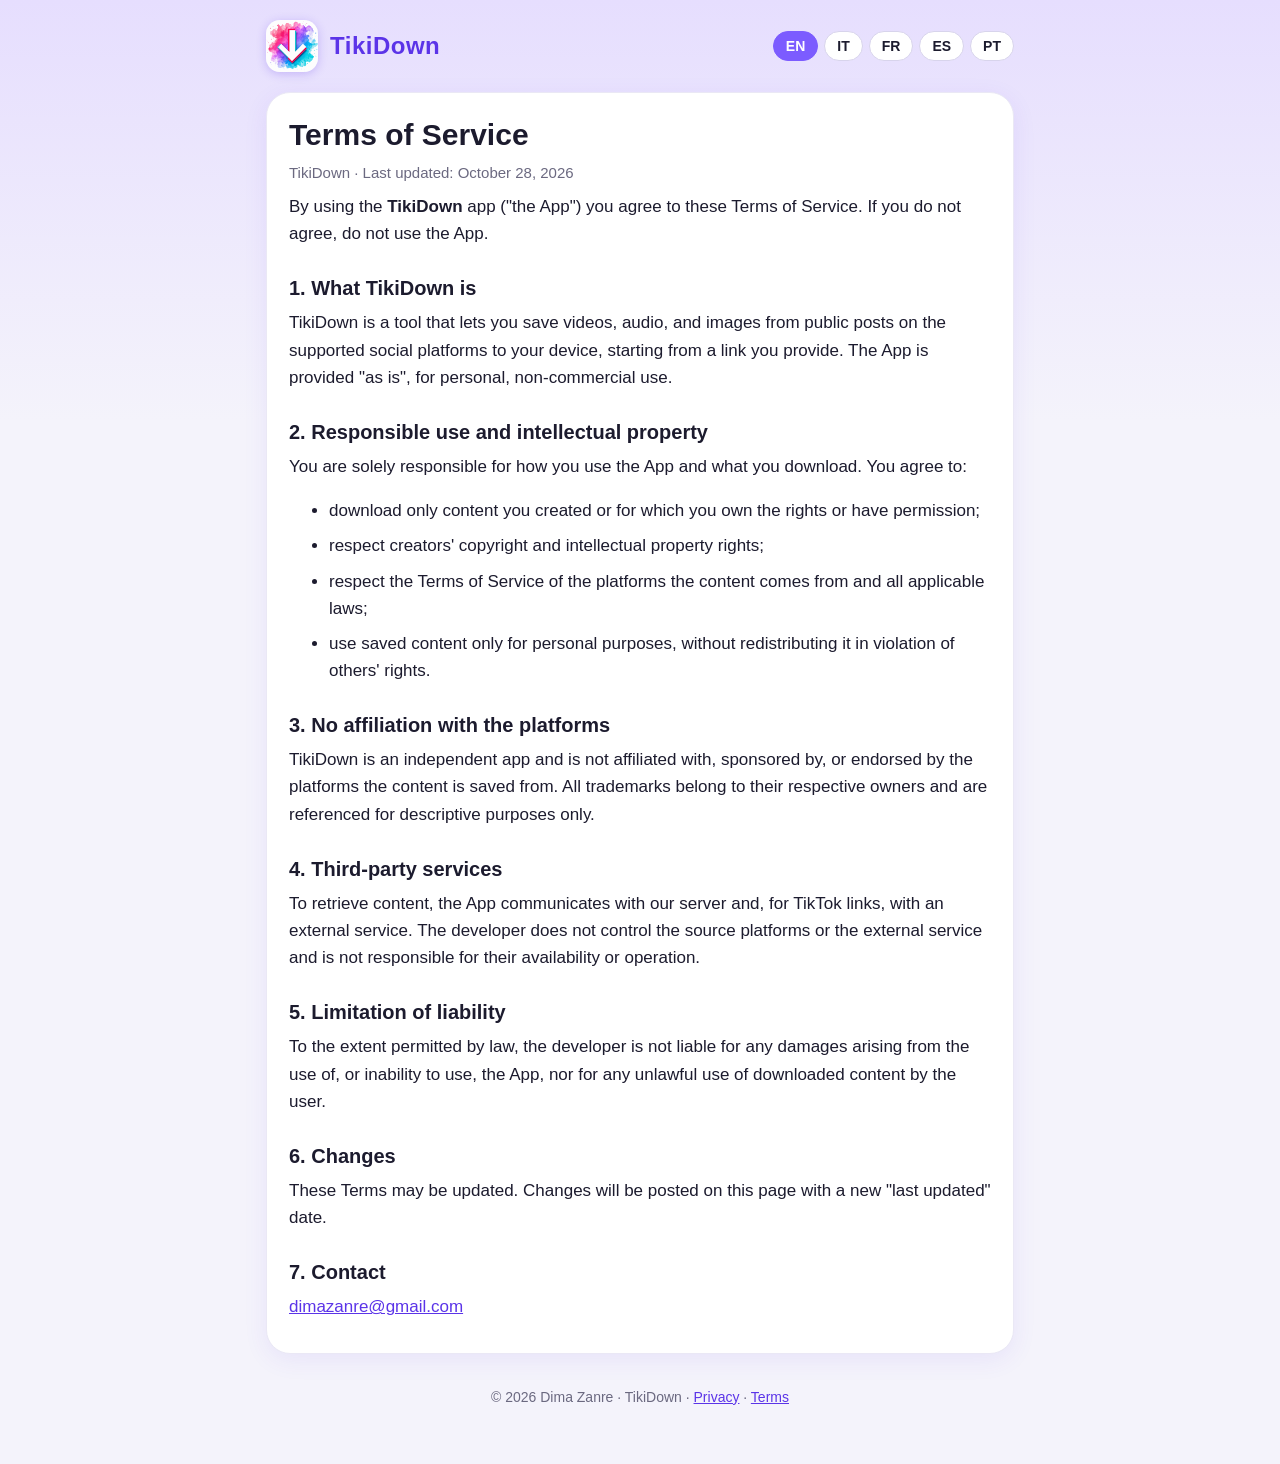
<file: tikidown/terms/index.html>
<!doctype html>
<html lang="en">
  <head>
    <meta charset="utf-8" />
    <meta name="viewport" content="width=device-width, initial-scale=1" />
    <title>Terms of Service — TikiDown</title>
    <meta name="description" content="Terms of Service of TikiDown, an app that saves videos, audio and images from public links." />
    <link rel="icon" href="../assets/icon-192.png" />
    <link rel="stylesheet" href="../assets/site.css" />
  </head>
  <body>
    <div class="wrap">
      <header class="top">
        <a class="home" href="../" data-internal>
          <img src="../assets/icon-192.png" alt="" />
          <span class="brand">TikiDown</span>
        </a>
        <nav class="langs" aria-label="Language">
          <button type="button" value="en">EN</button>
          <button type="button" value="it">IT</button>
          <button type="button" value="fr">FR</button>
          <button type="button" value="es">ES</button>
          <button type="button" value="pt">PT</button>
        </nav>
      </header>

      <!-- ============================================================ ENGLISH -->
      <article class="card" data-lang="en" lang="en">
        <h1>Terms of Service</h1>
        <p class="muted">TikiDown · Last updated: October 28, 2026</p>

        <p>
          By using the <strong>TikiDown</strong> app ("the App") you agree to these
          Terms of Service. If you do not agree, do not use the App.
        </p>

        <h2>1. What TikiDown is</h2>
        <p>
          TikiDown is a tool that lets you save videos, audio, and images from public posts on the supported social platforms to your device, starting from a link you provide. The App is
          provided "as is", for personal, non-commercial use.
        </p>

        <h2>2. Responsible use and intellectual property</h2>
        <p>You are solely responsible for how you use the App and what you download. You agree to:</p>
        <ul>
          <li>download only content you created or for which you own the rights or have permission;</li>
          <li>respect creators' copyright and intellectual property rights;</li>
          <li>respect the Terms of Service of the platforms the content comes from and all applicable laws;</li>
          <li>use saved content only for personal purposes, without redistributing it in violation of others' rights.</li>
        </ul>

        <h2>3. No affiliation with the platforms</h2>
        <p>
          TikiDown is an independent app and is not affiliated with, sponsored by, or
          endorsed by the platforms the content is saved from. All trademarks belong to
          their respective owners and are referenced for descriptive purposes only.
        </p>

        <h2>4. Third-party services</h2>
        <p>
          To retrieve content, the App communicates with our server and, for TikTok
          links, with an external service. The developer does not control the source
          platforms or the external service and is not responsible for their
          availability or operation.
        </p>

        <h2>5. Limitation of liability</h2>
        <p>
          To the extent permitted by law, the developer is not liable for any damages
          arising from the use of, or inability to use, the App, nor for any unlawful
          use of downloaded content by the user.
        </p>

        <h2>6. Changes</h2>
        <p>
          These Terms may be updated. Changes will be posted on this page with a new
          "last updated" date.
        </p>

        <h2>7. Contact</h2>
        <p><a href="mailto:dimazanre@gmail.com">dimazanre@gmail.com</a></p>
      </article>

      <!-- ============================================================ ITALIANO -->
      <article class="card" data-lang="it" lang="it">
        <h1>Termini di Servizio</h1>
        <p class="muted">TikiDown · Ultimo aggiornamento: 28 ottobre 2026</p>

        <p>
          Utilizzando l'applicazione <strong>TikiDown</strong> ("l'App") accetti i
          presenti Termini di Servizio. Se non li accetti, non usare l'App.
        </p>

        <h2>1. Cos'è TikiDown</h2>
        <p>
          TikiDown è uno strumento che consente di salvare sul tuo dispositivo
          video, audio e immagini di post pubblici dei social supportati, a partire da un link
          che fornisci tu. L'App è fornita "così com'è", per uso personale e non
          commerciale.
        </p>

        <h2>2. Uso responsabile e proprietà intellettuale</h2>
        <p>
          Sei l'unico responsabile del modo in cui usi l'App e dei contenuti che
          scarichi. Ti impegni a:
        </p>
        <ul>
          <li>scaricare solo contenuti che hai creato tu o per cui possiedi i diritti o l'autorizzazione;</li>
          <li>rispettare il copyright e i diritti di proprietà intellettuale dei creator;</li>
          <li>rispettare i Termini di Servizio delle piattaforme da cui provengono i contenuti e le leggi applicabili;</li>
          <li>usare i contenuti salvati esclusivamente per scopi personali, senza redistribuirli in violazione dei diritti altrui.</li>
        </ul>

        <h2>3. Nessuna affiliazione con le piattaforme</h2>
        <p>
          TikiDown è un'app indipendente e non è affiliata, sponsorizzata o approvata
          dalle piattaforme da cui si salvano i contenuti. Tutti i marchi appartengono
          ai rispettivi proprietari e sono citati solo a scopo descrittivo.
        </p>

        <h2>4. Servizi di terze parti</h2>
        <p>
          Per recuperare i contenuti l'App comunica con il nostro server e, per i link
          di TikTok, con un servizio esterno. Lo sviluppatore non controlla le
          piattaforme di origine né il servizio esterno e non è responsabile della
          loro disponibilità o del loro funzionamento.
        </p>

        <h2>5. Limitazione di responsabilità</h2>
        <p>
          Nei limiti consentiti dalla legge, lo sviluppatore non è responsabile per
          eventuali danni derivanti dall'uso o dall'impossibilità di usare l'App,
          né per l'uso illecito dei contenuti scaricati da parte dell'utente.
        </p>

        <h2>6. Modifiche</h2>
        <p>
          Questi Termini possono essere aggiornati. Le modifiche saranno pubblicate
          su questa pagina con una nuova data di aggiornamento.
        </p>

        <h2>7. Contatti</h2>
        <p>
          Domande: <a href="mailto:dimazanre@gmail.com">dimazanre@gmail.com</a>.
        </p>
      </article>

      <!-- ============================================================ FRANÇAIS -->
      <article class="card" data-lang="fr" lang="fr">
        <h1>Conditions d'utilisation</h1>
        <p class="muted">TikiDown · Dernière mise à jour&nbsp;: 28 octobre 2026</p>

        <p>
          En utilisant l'application <strong>TikiDown</strong>
          («&nbsp;l'Application&nbsp;»), tu acceptes les présentes Conditions
          d'utilisation. Si tu ne les acceptes pas, n'utilise pas l'Application.
        </p>

        <h2>1. Ce qu'est TikiDown</h2>
        <p>
          TikiDown est un outil qui permet d'enregistrer sur ton appareil des vidéos,
          des fichiers audio et des images de publications publiques des réseaux sociaux pris en charge, à partir
          d'un lien que tu fournis. L'Application est fournie «&nbsp;telle
          quelle&nbsp;», pour un usage personnel et non commercial.
        </p>

        <h2>2. Utilisation responsable et propriété intellectuelle</h2>
        <p>
          Tu es seul responsable de la façon dont tu utilises l'Application et des
          contenus que tu télécharges. Tu t'engages à&nbsp;:
        </p>
        <ul>
          <li>ne télécharger que des contenus que tu as créés ou pour lesquels tu détiens les droits ou l'autorisation&nbsp;;</li>
          <li>respecter le droit d'auteur et les droits de propriété intellectuelle des créateurs&nbsp;;</li>
          <li>respecter les Conditions d'utilisation des plateformes d'où proviennent les contenus et les lois applicables&nbsp;;</li>
          <li>utiliser les contenus enregistrés uniquement à des fins personnelles, sans les redistribuer en violation des droits d'autrui.</li>
        </ul>

        <h2>3. Aucune affiliation avec les plateformes</h2>
        <p>
          TikiDown est une application indépendante et n'a aucun lien d'affiliation
          avec les plateformes dont le contenu est enregistré et n'est ni sponsorisée ni
          approuvée par elles. Toutes les marques appartiennent à leurs propriétaires
          respectifs et ne sont citées qu'à des fins descriptives.
        </p>

        <h2>4. Services tiers</h2>
        <p>
          Pour récupérer les contenus, l'Application communique avec notre serveur et,
          pour les liens TikTok, avec un service externe. Le développeur ne contrôle
          ni les plateformes d'origine ni le service externe et n'est pas responsable
          de leur disponibilité ou de leur fonctionnement.
        </p>

        <h2>5. Limitation de responsabilité</h2>
        <p>
          Dans les limites autorisées par la loi, le développeur n'est pas responsable
          des dommages éventuels découlant de l'utilisation de l'Application ou de
          l'impossibilité de l'utiliser, ni de l'utilisation illicite par
          l'utilisateur des contenus téléchargés.
        </p>

        <h2>6. Modifications</h2>
        <p>
          Ces Conditions peuvent être mises à jour. Les modifications seront publiées
          sur cette page avec une nouvelle date de mise à jour.
        </p>

        <h2>7. Contact</h2>
        <p>
          Questions&nbsp;: <a href="mailto:dimazanre@gmail.com">dimazanre@gmail.com</a>.
        </p>
      </article>

      <!-- ============================================================ ESPAÑOL -->
      <article class="card" data-lang="es" lang="es">
        <h1>Condiciones de servicio</h1>
        <p class="muted">TikiDown · Última actualización: 28 de octubre de 2026</p>

        <p>
          Al usar la aplicación <strong>TikiDown</strong> («la App») aceptas estas
          Condiciones de servicio. Si no las aceptas, no uses la App.
        </p>

        <h2>1. Qué es TikiDown</h2>
        <p>
          TikiDown es una herramienta que permite guardar en tu dispositivo vídeos,
          audios e imágenes de publicaciones públicas de las redes sociales compatibles, a partir de un enlace
          que facilitas tú. La App se ofrece «tal cual», para uso personal y no
          comercial.
        </p>

        <h2>2. Uso responsable y propiedad intelectual</h2>
        <p>
          Eres el único responsable de cómo usas la App y de los contenidos que
          descargas. Te comprometes a:
        </p>
        <ul>
          <li>descargar solo contenidos que hayas creado tú o para los que tengas los derechos o la autorización;</li>
          <li>respetar los derechos de autor y de propiedad intelectual de los creadores;</li>
          <li>respetar las Condiciones de servicio de las plataformas de las que proceden los contenidos y las leyes aplicables;</li>
          <li>usar los contenidos guardados exclusivamente con fines personales, sin redistribuirlos vulnerando los derechos de terceros.</li>
        </ul>

        <h2>3. Sin afiliación con las plataformas</h2>
        <p>
          TikiDown es una aplicación independiente y no está afiliada, patrocinada ni
          respaldada por las plataformas de las que se guarda el contenido. Todas las
          marcas pertenecen a sus respectivos propietarios y se citan solo con fines
          descriptivos.
        </p>

        <h2>4. Servicios de terceros</h2>
        <p>
          Para obtener los contenidos, la App se comunica con nuestro servidor y, en
          el caso de los enlaces de TikTok, con un servicio externo. El desarrollador
          no controla las plataformas de origen ni el servicio externo y no se hace
          responsable de su disponibilidad ni de su funcionamiento.
        </p>

        <h2>5. Limitación de responsabilidad</h2>
        <p>
          En la medida en que lo permita la ley, el desarrollador no es responsable de
          los daños que puedan derivarse del uso de la App o de la imposibilidad de
          usarla, ni del uso ilícito que el usuario haga de los contenidos descargados.
        </p>

        <h2>6. Cambios</h2>
        <p>
          Estas Condiciones pueden actualizarse. Los cambios se publicarán en esta
          página con una nueva fecha de actualización.
        </p>

        <h2>7. Contacto</h2>
        <p>
          Preguntas: <a href="mailto:dimazanre@gmail.com">dimazanre@gmail.com</a>.
        </p>
      </article>

      <!-- ============================================================ PORTUGUÊS -->
      <article class="card" data-lang="pt" lang="pt-BR">
        <h1>Termos de Serviço</h1>
        <p class="muted">TikiDown · Última atualização: 28 de outubro de 2026</p>

        <p>
          Ao usar o aplicativo <strong>TikiDown</strong> («o App»), você aceita estes
          Termos de Serviço. Se não os aceitar, não use o App.
        </p>

        <h2>1. O que é o TikiDown</h2>
        <p>
          O TikiDown é uma ferramenta que permite salvar no seu dispositivo vídeos,
          áudios e imagens de publicações públicas das redes sociais compatíveis, a partir de um link que
          você fornece. O App é oferecido «como está», para uso pessoal e não
          comercial.
        </p>

        <h2>2. Uso responsável e propriedade intelectual</h2>
        <p>
          Você é o único responsável pela forma como usa o App e pelos conteúdos que
          baixa. Você se compromete a:
        </p>
        <ul>
          <li>baixar apenas conteúdos que você mesmo criou ou para os quais possui os direitos ou a autorização;</li>
          <li>respeitar os direitos autorais e de propriedade intelectual dos criadores;</li>
          <li>respeitar os Termos de Serviço das plataformas de onde vêm os conteúdos e as leis aplicáveis;</li>
          <li>usar os conteúdos salvos exclusivamente para fins pessoais, sem redistribuí-los em violação dos direitos de terceiros.</li>
        </ul>

        <h2>3. Nenhuma afiliação com as plataformas</h2>
        <p>
          O TikiDown é um app independente e não é afiliado, patrocinado nem aprovado
          pelas plataformas de onde o conteúdo é salvo. Todas as marcas pertencem aos
          seus respectivos proprietários e são citadas apenas para fins descritivos.
        </p>

        <h2>4. Serviços de terceiros</h2>
        <p>
          Para obter os conteúdos, o App se comunica com o nosso servidor e, no caso de
          links do TikTok, com um serviço externo. O desenvolvedor não controla as
          plataformas de origem nem o serviço externo e não se responsabiliza pela
          disponibilidade ou pelo funcionamento deles.
        </p>

        <h2>5. Limitação de responsabilidade</h2>
        <p>
          Nos limites permitidos pela lei, o desenvolvedor não se responsabiliza por
          quaisquer danos decorrentes do uso ou da impossibilidade de uso do App, nem
          pelo uso ilícito, por parte do usuário, dos conteúdos baixados.
        </p>

        <h2>6. Alterações</h2>
        <p>
          Estes Termos podem ser atualizados. As alterações serão publicadas nesta
          página com uma nova data de atualização.
        </p>

        <h2>7. Contato</h2>
        <p>
          Dúvidas: <a href="mailto:dimazanre@gmail.com">dimazanre@gmail.com</a>.
        </p>
      </article>

      <footer>
        © 2026 Dima Zanre · TikiDown ·
        <a href="../privacy/" data-internal>Privacy</a> ·
        <a href="../terms/" data-internal>Terms</a>
      </footer>
    </div>
    <script src="../assets/lang.js"></script>
  </body>
</html>
</file>
<file: farm-flip/assets/site.css>
/* Farm Flip — sito statico (landing, privacy policy, pagina tester). Stessi colori e font dell'app. */
@font-face {
  font-family: "Fredoka";
  src: url("fonts/Fredoka_400Regular.ttf") format("truetype");
  font-weight: 400;
  font-display: swap;
}
@font-face {
  font-family: "Fredoka";
  src: url("fonts/Fredoka_500Medium.ttf") format("truetype");
  font-weight: 500;
  font-display: swap;
}
@font-face {
  font-family: "Fredoka";
  src: url("fonts/Fredoka_700Bold.ttf") format("truetype");
  font-weight: 700;
  font-display: swap;
}

:root {
  --sky-top: #7ec8f0;
  --sky-bottom: #cdebfa;
  --grass: #7cc456;
  --yellow: #ffd84d;
  --cream: #fff6d6;
  --brown: #8a5a2b;
  --text: #5a3a18;
  --muted: #8a7054;
  --link: #1f6a9a;
  --white: #ffffff;
}

* {
  box-sizing: border-box;
}

html {
  background: #eaf6fd;
}

body {
  margin: 0;
  font-family:
    "Fredoka",
    system-ui,
    -apple-system,
    "Segoe UI",
    sans-serif;
  font-size: 17px;
  line-height: 1.6;
  color: var(--text);
  background: linear-gradient(var(--sky-top), var(--sky-bottom) 420px, #eaf6fd 900px);
}

.wrap {
  max-width: 780px;
  margin: 0 auto;
  padding: 20px 16px 56px;
}

.top {
  display: flex;
  align-items: center;
  gap: 12px;
  flex-wrap: wrap;
}

.top a.home {
  display: flex;
  align-items: center;
  gap: 12px;
  text-decoration: none;
}

.top img {
  width: 56px;
  height: 56px;
  border-radius: 16px;
  box-shadow: 0 3px 0 var(--brown);
}

.brand {
  font-weight: 700;
  font-size: 26px;
  letter-spacing: 1px;
  color: var(--white);
  text-shadow: 0 3px 0 var(--brown);
}

.langs {
  margin-left: auto;
  display: flex;
  gap: 6px;
}

.langs button {
  font: inherit;
  font-weight: 500;
  font-size: 15px;
  color: var(--text);
  background: var(--white);
  border: 2px solid var(--brown);
  border-radius: 999px;
  padding: 3px 12px;
  cursor: pointer;
}

.langs button[aria-pressed="true"] {
  background: var(--yellow);
}

.card {
  background: var(--white);
  border: 4px solid var(--brown);
  border-radius: 28px;
  padding: 24px 22px;
  margin-top: 20px;
}

h1 {
  font-weight: 700;
  font-size: 32px;
  line-height: 1.2;
  margin: 0 0 8px;
}

h2 {
  font-weight: 700;
  font-size: 22px;
  line-height: 1.3;
  margin: 28px 0 6px;
}

p,
li {
  margin: 8px 0;
}

a {
  color: var(--link);
}

.muted {
  color: var(--muted);
  font-size: 15px;
}

.btn {
  display: inline-block;
  margin: 6px 6px 6px 0;
  padding: 11px 22px;
  font-weight: 700;
  color: var(--text);
  text-decoration: none;
  background: var(--yellow);
  border: 3px solid var(--brown);
  border-radius: 999px;
  box-shadow: 0 3px 0 var(--brown);
}

.btn.secondary {
  background: var(--white);
}

.steps {
  list-style: none;
  counter-reset: step;
  padding: 0;
}

.steps li {
  position: relative;
  counter-increment: step;
  padding-left: 54px;
  margin: 20px 0;
}

.steps li::before {
  content: counter(step);
  position: absolute;
  left: 0;
  top: -3px;
  width: 40px;
  height: 40px;
  display: grid;
  place-items: center;
  font-weight: 700;
  background: var(--yellow);
  border: 3px solid var(--brown);
  border-radius: 50%;
}

.note {
  background: var(--cream);
  border-radius: 16px;
  padding: 12px 16px;
  margin: 16px 0;
}

.shots {
  display: flex;
  gap: 12px;
  overflow-x: auto;
  padding: 4px 2px 12px;
  margin-top: 16px;
}

.shots img {
  height: 380px;
  border-radius: 18px;
  border: 3px solid var(--brown);
}

footer {
  margin-top: 32px;
  text-align: center;
  font-size: 14px;
  color: var(--muted);
}

/* Lingue: senza JavaScript si vedono tutte, una sotto l'altra; con JavaScript solo quella scelta. */
html.js [data-lang]:not(.active) {
  display: none;
}

@media (max-width: 520px) {
  body {
    font-size: 16px;
  }
  h1 {
    font-size: 27px;
  }
  .card {
    padding: 20px 16px;
    border-radius: 22px;
  }
  .shots img {
    height: 300px;
  }
}
</file>
<file: tikidown/assets/site.css>
/* TikiDown — sito statico (landing, privacy policy, termini, pagina tester). Stessa palette viola dell'app. */
:root {
  color-scheme: light dark;
  --bg-top: #e6defe;
  --bg-bottom: #f4f3fb;
  --primary: #7c5cff;
  --primary-dark: #5b34e8;
  --primary-soft: #efeaff;
  --text: #1c1b2e;
  --muted: #6b6980;
  --link: #5b34e8;
  --card: #ffffff;
  --border: #eae8f5;
  --border-strong: #d8d4ec;
  --shadow: 0 6px 24px rgba(91, 52, 232, 0.08);
}

@media (prefers-color-scheme: dark) {
  :root {
    --bg-top: #221c3d;
    --bg-bottom: #14131c;
    --primary-soft: #2a2447;
    --text: #ececf4;
    --muted: #a09db8;
    --link: #b4a7ff;
    --card: #1b1a26;
    --border: #2c2b3a;
    --border-strong: #3b3950;
    --shadow: none;
  }
}

* {
  box-sizing: border-box;
}

html {
  background: var(--bg-bottom);
}

body {
  margin: 0;
  font-family:
    -apple-system,
    BlinkMacSystemFont,
    "Segoe UI",
    Roboto,
    Helvetica,
    Arial,
    sans-serif;
  font-size: 17px;
  line-height: 1.6;
  color: var(--text);
  background: linear-gradient(var(--bg-top), var(--bg-bottom) 420px) no-repeat;
  background-color: var(--bg-bottom);
}

.wrap {
  max-width: 780px;
  margin: 0 auto;
  padding: 20px 16px 56px;
}

.top {
  display: flex;
  align-items: center;
  gap: 12px;
  flex-wrap: wrap;
}

.top a.home {
  display: flex;
  align-items: center;
  gap: 12px;
  text-decoration: none;
}

.top img {
  width: 52px;
  height: 52px;
  border-radius: 14px;
  box-shadow: 0 2px 10px rgba(91, 52, 232, 0.25);
}

.brand {
  font-weight: 800;
  font-size: 24px;
  letter-spacing: 0.5px;
  color: var(--primary-dark);
}

@media (prefers-color-scheme: dark) {
  .brand {
    color: #c9bfff;
  }
}

.langs {
  margin-left: auto;
  display: flex;
  gap: 6px;
}

.langs button {
  font: inherit;
  font-weight: 600;
  font-size: 14px;
  color: var(--text);
  background: var(--card);
  border: 1.5px solid var(--border-strong);
  border-radius: 999px;
  padding: 3px 12px;
  cursor: pointer;
}

.langs button[aria-pressed="true"] {
  color: #ffffff;
  background: var(--primary);
  border-color: var(--primary);
}

.card {
  background: var(--card);
  border: 1px solid var(--border);
  border-radius: 24px;
  box-shadow: var(--shadow);
  padding: 24px 22px;
  margin-top: 20px;
}

h1 {
  font-weight: 800;
  font-size: 30px;
  line-height: 1.2;
  margin: 0 0 8px;
}

h2 {
  font-weight: 700;
  font-size: 20px;
  line-height: 1.3;
  margin: 28px 0 6px;
}

p,
li {
  margin: 8px 0;
}

a {
  color: var(--link);
}

.muted {
  color: var(--muted);
  font-size: 15px;
}

.btn {
  display: inline-block;
  margin: 6px 6px 6px 0;
  padding: 11px 22px;
  font-weight: 700;
  color: #ffffff;
  text-decoration: none;
  background: linear-gradient(135deg, #8e6dff, #6a3df5);
  border-radius: 999px;
}

.btn.secondary {
  color: var(--primary-dark);
  background: transparent;
  border: 1.5px solid var(--primary);
  padding: 9.5px 20.5px;
}

@media (prefers-color-scheme: dark) {
  .btn.secondary {
    color: #c9bfff;
  }
}

.steps {
  list-style: none;
  counter-reset: step;
  padding: 0;
}

.steps li {
  position: relative;
  counter-increment: step;
  padding-left: 54px;
  margin: 20px 0;
}

.steps li::before {
  content: counter(step);
  position: absolute;
  left: 0;
  top: -3px;
  width: 40px;
  height: 40px;
  display: grid;
  place-items: center;
  font-weight: 700;
  color: var(--primary-dark);
  background: var(--primary-soft);
  border-radius: 50%;
}

@media (prefers-color-scheme: dark) {
  .steps li::before {
    color: #c9bfff;
  }
}

.note {
  background: var(--primary-soft);
  border-radius: 16px;
  padding: 12px 16px;
  margin: 16px 0;
}

footer {
  margin-top: 32px;
  text-align: center;
  font-size: 14px;
  color: var(--muted);
}

/* Lingue: senza JavaScript si vedono tutte, una sotto l'altra; con JavaScript solo quella scelta. */
html.js [data-lang]:not(.active) {
  display: none;
}

@media (max-width: 520px) {
  body {
    font-size: 16px;
  }
  h1 {
    font-size: 26px;
  }
  .card {
    padding: 20px 16px;
    border-radius: 20px;
  }
  .langs button {
    padding: 3px 9px;
  }
}
</file>
